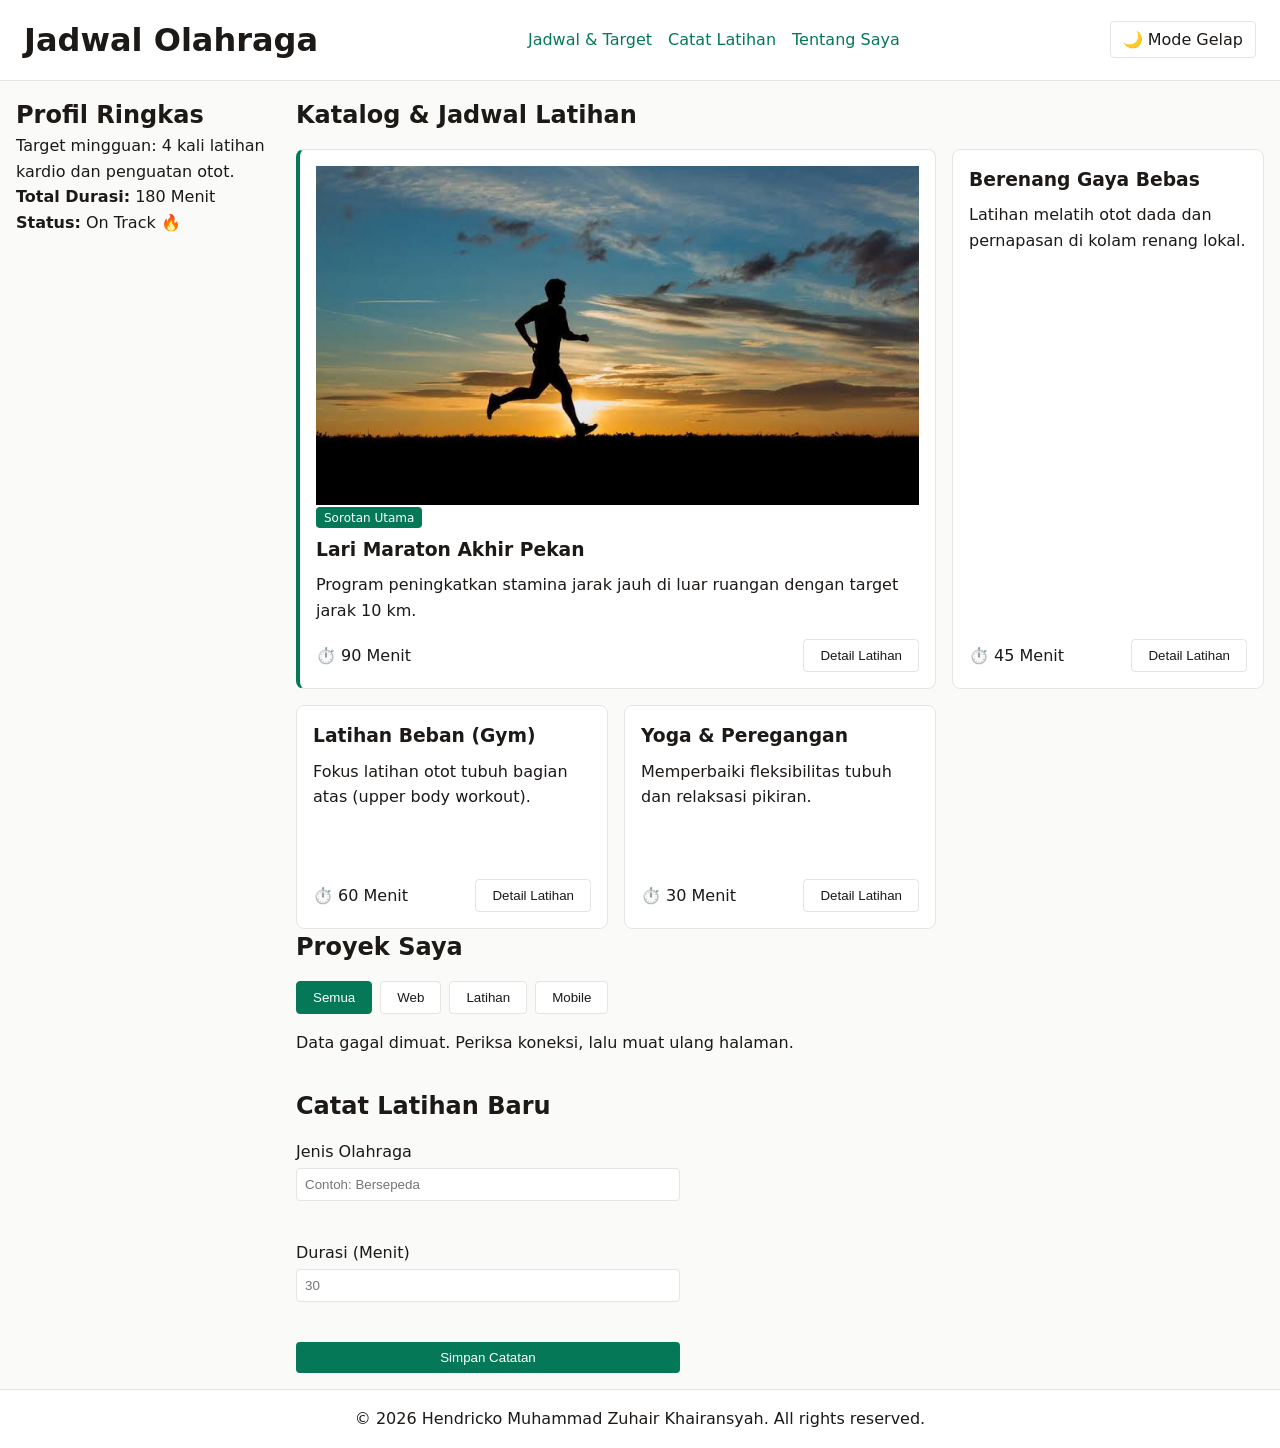
<file: worksheet-p10/profil.html>
<!DOCTYPE html>
<html lang="id">
<head>
  <meta charset="UTF-8">
  <meta name="viewport" content="width=device-width, initial-scale=1.0">
  <title>Jadwal dan Target Olahraga Saya</title>
  
  <link rel="icon" href="data:,">
  <link rel="stylesheet" href="tokens.css">
  <link rel="stylesheet" href="base.css">
  <link rel="stylesheet" href="layout.css">
  <link rel="stylesheet" href="komponen.css">
  <link rel="stylesheet" href="tema.css">
  <link rel="stylesheet" href="responsif.css">
</head>
<body>
  <!-- Pembungkus Utama Grid Halaman -->
  <div class="page">
    
    <!-- Navbar (Flexbox) -->
    <header class="navbar">
      <div class="navbar__brand">
        <h1>Jadwal Olahraga</h1>
      </div>
      <nav aria-label="Navigasi Utama">
        <ul class="navbar__menu">
          <li><a href="#jadwal">Jadwal & Target</a></li>
          <li><a href="#catat">Catat Latihan</a></li>
          <li><a href="#tentang">Tentang Saya</a></li>
        </ul>
      </nav>
      <div class="navbar__tema">
        <input type="checkbox" id="tema" class="pengalih-tema">
        <label for="tema" class="tombol-tema">🌙 Mode Gelap</label>
      </div>
    </header>

    <!-- Area Isi Halaman (Grid 2 Kolom) -->
    <div class="isi">
      <!-- Sidebar Samping -->
      <aside class="sisi">
        <h2>Profil Ringkas</h2>
        <p>Target mingguan: 4 kali latihan kardio dan penguatan otot.</p>
        <div class="statistik-ringkas">
          <p><strong>Total Durasi:</strong> 180 Menit</p>
          <p><strong>Status:</strong> On Track 🔥</p>
        </div>
      </aside>

      <!-- Konten Utama -->
      <main class="utama">
        <section id="jadwal">
          <h2>Katalog & Jadwal Latihan</h2>
          
          <!-- Galeri Kartu Adaptif (Grid auto-fit) -->
          <div class="galeri">
            
            <!-- Kartu Sorotan (Span 2) -->
            <article class="kartu sorotan">
              <img src="../images.jpg" alt="Ilustrasi orang berlari maraton">
              <div class="kartu__isi">
                <span class="lencana">Sorotan Utama</span>
                <h3 class="kartu__judul">Lari Maraton Akhir Pekan</h3>
                <p>Program peningkatkan stamina jarak jauh di luar ruangan dengan target jarak 10 km.</p>
              </div>
              <div class="kartu__kaki">
                <span>⏱️ 90 Menit</span>
                <button type="button" class="tombol">Detail Latihan</button>
              </div>
            </article>

            <!-- Kartu Biasa 1 -->
            <article class="kartu">
              <div class="kartu__isi">
                <h3 class="kartu__judul">Berenang Gaya Bebas</h3>
                <p>Latihan melatih otot dada dan pernapasan di kolam renang lokal.</p>
              </div>
              <div class="kartu__kaki">
                <span>⏱️ 45 Menit</span>
                <button type="button" class="tombol">Detail Latihan</button>
              </div>
            </article>

            <!-- Kartu Biasa 2 -->
            <article class="kartu">
              <div class="kartu__isi">
                <h3 class="kartu__judul">Latihan Beban (Gym)</h3>
                <p>Fokus latihan otot tubuh bagian atas (upper body workout).</p>
              </div>
              <div class="kartu__kaki">
                <span>⏱️ 60 Menit</span>
                <button type="button" class="tombol">Detail Latihan</button>
              </div>
            </article>

            <!-- Kartu Biasa 3 -->
            <article class="kartu">
              <div class="kartu__isi">
                <h3 class="kartu__judul">Yoga & Peregangan</h3>
                <p>Memperbaiki fleksibilitas tubuh dan relaksasi pikiran.</p>
              </div>
              <div class="kartu__kaki">
                <span>⏱️ 30 Menit</span>
                <button type="button" class="tombol">Detail Latihan</button>
              </div>
            </article>

          </div>
        </section>

                <!-- Daftar Proyek (diisi oleh JavaScript) -->
        <section id="proyek">
          <h2>Proyek Saya</h2>
          <div id="filter">
          <button type="button" class="tombol" data-kategori="semua">Semua</button>
          <button type="button" class="tombol" data-kategori="web">Web</button>
          <button type="button" class="tombol" data-kategori="latihan">Latihan</button>
          <button type="button" class="tombol" data-kategori="mobile">Mobile</button>
          </div>
          <p id="muat" hidden>Memuat data...</p>
<ul id="daftar" class="galeri"></ul>
<p id="kosong" hidden>Belum ada proyek di kategori ini.</p>
        </section>

        <!-- Form Pencatatan Latihan -->
        <section id="catat" class="bagian-form">
          <h2>Catat Latihan Baru</h2>
          <form class="form-latihan" id="form-latihan" novalidate>
  <div class="form-grup">
    <label for="nama-latihan">Jenis Olahraga</label>
    <input type="text" id="nama-latihan" required placeholder="Contoh: Bersepeda" aria-describedby="galat-nama">
    <p class="galat" id="galat-nama"></p>
  </div>
  <div class="form-grup">
    <label for="durasi">Durasi (Menit)</label>
    <input type="number" id="durasi" min="5" required placeholder="30" aria-describedby="galat-durasi">
    <p class="galat" id="galat-durasi"></p>
  </div>
  <button type="submit" class="tombol tombol--utama" id="tombol-simpan">Simpan Catatan</button>
</form>
        </section>
      </main>
    </div>

    <!-- Kaki Halaman (Footer) -->
    <footer>
      <p>&copy; 2026 Hendricko Muhammad Zuhair Khairansyah. All rights reserved.</p>
    </footer>

  </div>
  <script type="module" src="js/api.js"></script>
  <script type="module" src="js/app.js"></script>
  <script type="module" src="js/dom.js"></script>
</body>
</html>
</file>
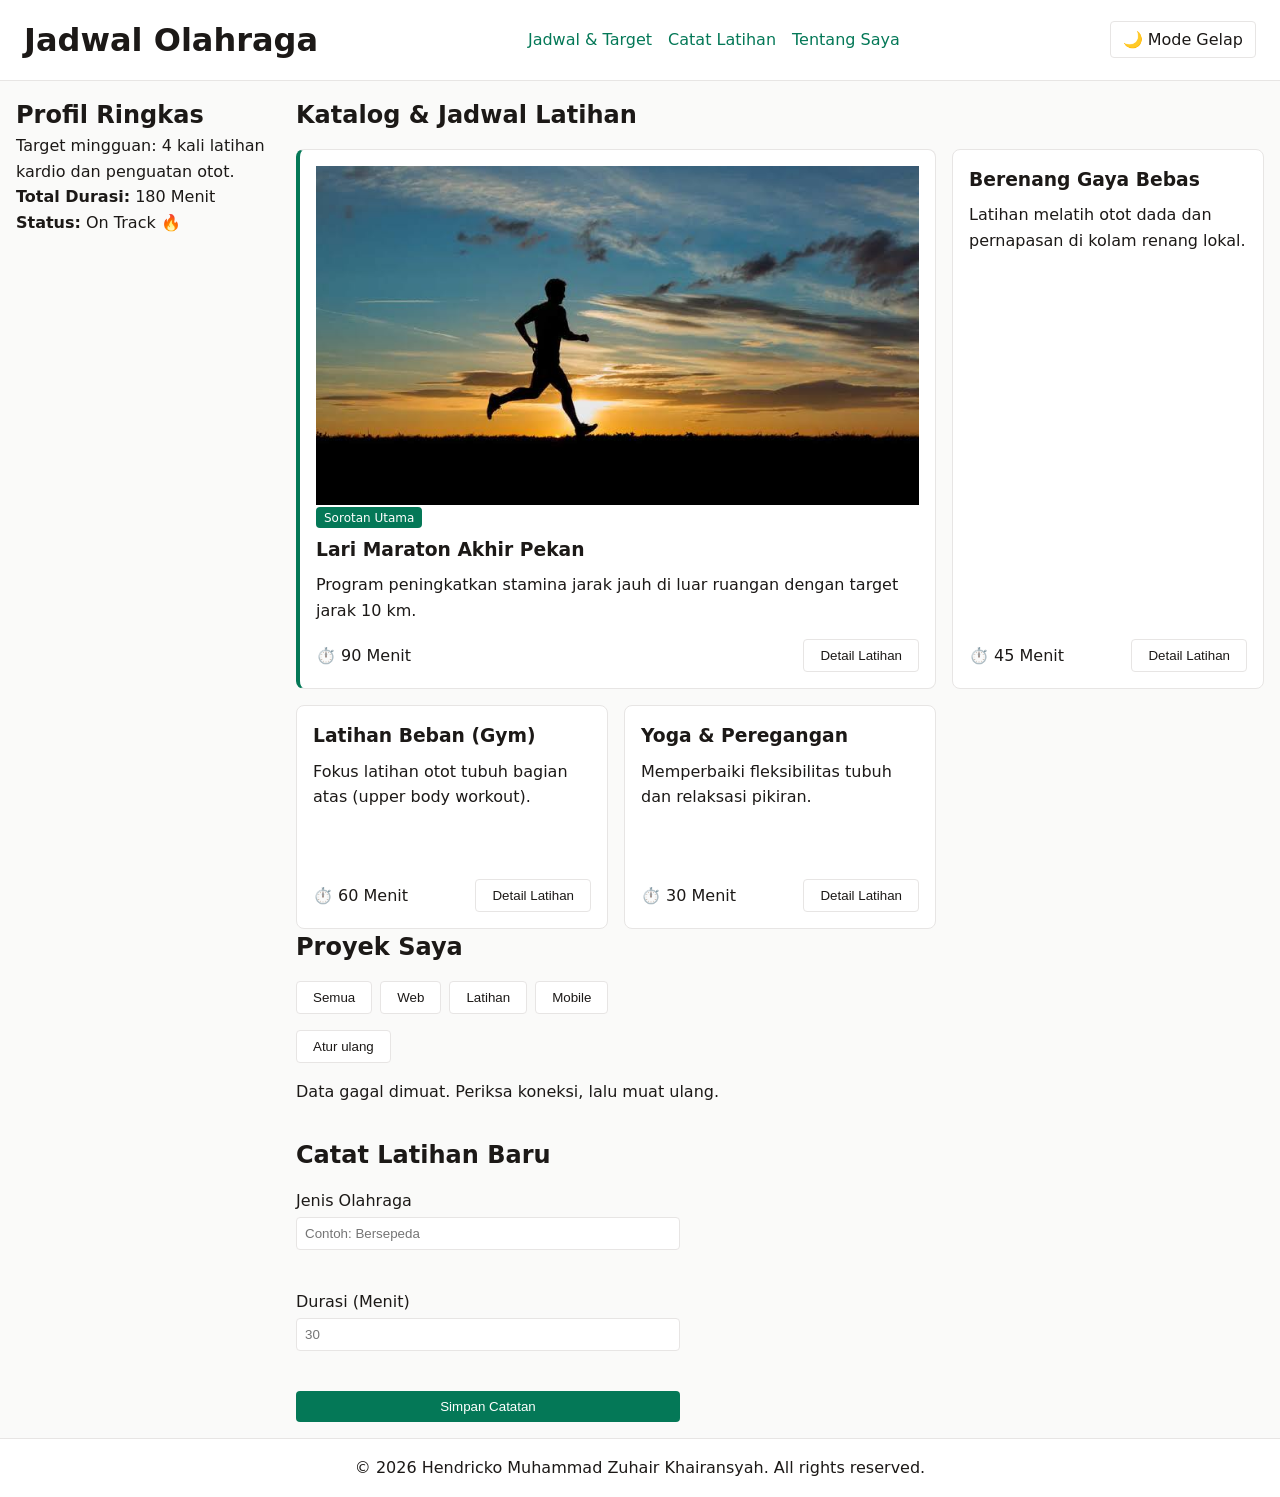
<file: worksheet-p11/profil.html>
<!DOCTYPE html>
<html lang="id">
<head>
  <meta charset="UTF-8">
  <meta name="viewport" content="width=device-width, initial-scale=1.0">
  <title>Jadwal dan Target Olahraga Saya</title>
  
  <link rel="icon" href="data:,">
  <link rel="stylesheet" href="tokens.css">
  <link rel="stylesheet" href="base.css">
  <link rel="stylesheet" href="layout.css">
  <link rel="stylesheet" href="komponen.css">
  <link rel="stylesheet" href="tema.css">
  <link rel="stylesheet" href="responsif.css">
</head>
<body>
  <!-- Pembungkus Utama Grid Halaman -->
  <div class="page">
    
    <!-- Navbar (Flexbox) -->
    <header class="navbar">
      <div class="navbar__brand">
        <h1>Jadwal Olahraga</h1>
      </div>
      <nav aria-label="Navigasi Utama">
        <ul class="navbar__menu">
          <li><a href="#jadwal">Jadwal & Target</a></li>
          <li><a href="#catat">Catat Latihan</a></li>
          <li><a href="#tentang">Tentang Saya</a></li>
        </ul>
      </nav>
      <div class="navbar__tema">
        <input type="checkbox" id="tema" class="pengalih-tema">
        <label for="tema" class="tombol-tema">🌙 Mode Gelap</label>
      </div>
    </header>

    <!-- Area Isi Halaman (Grid 2 Kolom) -->
    <div class="isi">
      <!-- Sidebar Samping -->
      <aside class="sisi">
        <h2>Profil Ringkas</h2>
        <p>Target mingguan: 4 kali latihan kardio dan penguatan otot.</p>
        <div class="statistik-ringkas">
          <p><strong>Total Durasi:</strong> 180 Menit</p>
          <p><strong>Status:</strong> On Track 🔥</p>
        </div>
      </aside>

      <!-- Konten Utama -->
      <main class="utama">
        <section id="jadwal">
          <h2>Katalog & Jadwal Latihan</h2>
          
          <!-- Galeri Kartu Adaptif (Grid auto-fit) -->
          <div class="galeri">
            
            <!-- Kartu Sorotan (Span 2) -->
            <article class="kartu sorotan">
              <img src="../images.jpg" alt="Ilustrasi orang berlari maraton">
              <div class="kartu__isi">
                <span class="lencana">Sorotan Utama</span>
                <h3 class="kartu__judul">Lari Maraton Akhir Pekan</h3>
                <p>Program peningkatkan stamina jarak jauh di luar ruangan dengan target jarak 10 km.</p>
              </div>
              <div class="kartu__kaki">
                <span>⏱️ 90 Menit</span>
                <button type="button" class="tombol">Detail Latihan</button>
              </div>
            </article>

            <!-- Kartu Biasa 1 -->
            <article class="kartu">
              <div class="kartu__isi">
                <h3 class="kartu__judul">Berenang Gaya Bebas</h3>
                <p>Latihan melatih otot dada dan pernapasan di kolam renang lokal.</p>
              </div>
              <div class="kartu__kaki">
                <span>⏱️ 45 Menit</span>
                <button type="button" class="tombol">Detail Latihan</button>
              </div>
            </article>

            <!-- Kartu Biasa 2 -->
            <article class="kartu">
              <div class="kartu__isi">
                <h3 class="kartu__judul">Latihan Beban (Gym)</h3>
                <p>Fokus latihan otot tubuh bagian atas (upper body workout).</p>
              </div>
              <div class="kartu__kaki">
                <span>⏱️ 60 Menit</span>
                <button type="button" class="tombol">Detail Latihan</button>
              </div>
            </article>

            <!-- Kartu Biasa 3 -->
            <article class="kartu">
              <div class="kartu__isi">
                <h3 class="kartu__judul">Yoga & Peregangan</h3>
                <p>Memperbaiki fleksibilitas tubuh dan relaksasi pikiran.</p>
              </div>
              <div class="kartu__kaki">
                <span>⏱️ 30 Menit</span>
                <button type="button" class="tombol">Detail Latihan</button>
              </div>
            </article>

          </div>
        </section>

                <!-- Daftar Proyek (diisi oleh JavaScript) -->
        <section id="proyek">
          <h2>Proyek Saya</h2>
          <div id="filter">
          <button type="button" class="tombol" data-kategori="semua">Semua</button>
          <button type="button" class="tombol" data-kategori="web">Web</button>
          <button type="button" class="tombol" data-kategori="latihan">Latihan</button>
          <button type="button" class="tombol" data-kategori="mobile">Mobile</button>
          </div>
          <button type="button" class="tombol" id="atur-ulang">Atur ulang</button>
          <p id="muat" hidden>Memuat data...</p>
<ul id="daftar" class="galeri"></ul>
<p id="kosong" hidden>Belum ada proyek di kategori ini.</p>
        </section>

        <!-- Form Pencatatan Latihan -->
        <section id="catat" class="bagian-form">
          <h2>Catat Latihan Baru</h2>
          <form class="form-latihan" id="form-latihan" novalidate>
  <div class="form-grup">
    <label for="nama-latihan">Jenis Olahraga</label>
    <input type="text" id="nama-latihan" required placeholder="Contoh: Bersepeda" aria-describedby="galat-nama">
    <p class="galat" id="galat-nama"></p>
  </div>
  <div class="form-grup">
    <label for="durasi">Durasi (Menit)</label>
    <input type="number" id="durasi" min="5" required placeholder="30" aria-describedby="galat-durasi">
    <p class="galat" id="galat-durasi"></p>
  </div>
  <button type="submit" class="tombol tombol--utama" id="tombol-simpan">Simpan Catatan</button>
</form>
        </section>
      </main>
    </div>

    <!-- Kaki Halaman (Footer) -->
    <footer id="tentang">
      <p>&copy; 2026 Hendricko Muhammad Zuhair Khairansyah. All rights reserved.</p>
    </footer>

  </div>
 <script type="module" src="js/app.js"></script>
</body>
</html>
</file>
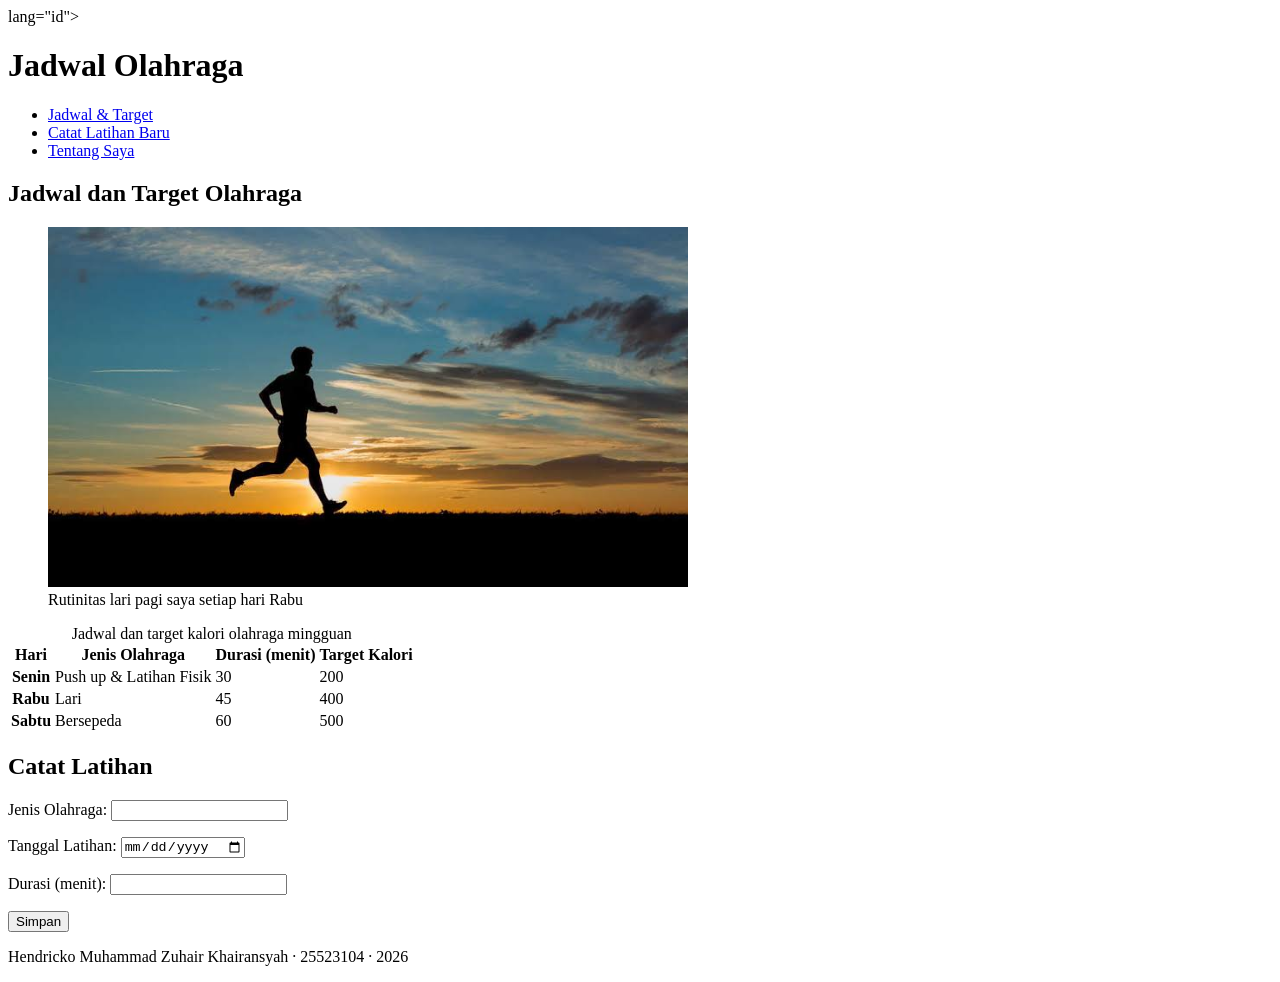
<file: worksheet-p3/profil.html>
<!DOCTYPE html>
<!--
  KERANGKA AWAL — Halaman Profil Saya
  PABW 2026/2027 · Pertemuan 3

  Cara pakai:
  1. Salin berkas ini, ganti nama menjadi profil.html
  2. Ganti setiap tulisan TODO dengan isi milik Anda SENDIRI
  3. Simpan, lalu buka di peramban (F5 untuk memuat ulang)
  4. Kerjakan berurutan mengikuti Lembar B, C, D, dan E pada worksheet

  Jangan menghapus komentar TODO sebelum bagian itu Anda kerjakan —
  komentar itu adalah daftar periksa Anda sendiri.
-->
<html> lang="id">

<head>
  <meta charset="utf-8">
  <meta name="viewport" content="width=device-width, initial-scale=1.0">
  <title>Jadwal Olahraga</title>
</head>
<body>

  <header>
    <h1>Jadwal Olahraga</h1>
    <nav aria-label="Navigasi utama">
      <ul>
        <li><a href="#jadwal-target">Jadwal & Target</a></li>
        <li><a href="#catat-latihan">Catat Latihan Baru</a></li>
        <li><a href="#tentang-saya">Tentang Saya</a></li>
      </ul>
    </nav>
  </header>

  <main>
    <section id="jadwal-target">
      <h2>Jadwal dan Target Olahraga</h2>
      
      
      <figure>
        <img src="../images.jpg" 
             alt="Seseorang sedang berlari santai di taman pada pagi hari" 
             width="640" height="360" loading="lazy">
        <figcaption>Rutinitas lari pagi saya setiap hari Rabu</figcaption>
      </figure>

      
      <table>
        <caption>Jadwal dan target kalori olahraga mingguan</caption>
        <thead>
          <tr>
            <th scope="col">Hari</th>
            <th scope="col">Jenis Olahraga</th>
            <th scope="col">Durasi (menit)</th>
            <th scope="col">Target Kalori</th>
          </tr>
        </thead>
        <tbody>
          <tr>
            <th scope="row">Senin</th>
            <td>Push up & Latihan Fisik</td>
            <td>30</td>
            <td>200</td>
          </tr>
          <tr>
            <th scope="row">Rabu</th>
            <td>Lari</td>
            <td>45</td>
            <td>400</td>
          </tr>
          <tr>
            <th scope="row">Sabtu</th>
            <td>Bersepeda</td>
            <td>60</td>
            <td>500</td>
          </tr>
        </tbody>
      </table>
    </section>

    <section id="catat-latihan">
      <h2>Catat Latihan</h2>
      
     
      <form action="/simpan" method="post">
        <p>
          <label for="jenis-olahraga">Jenis Olahraga:</label>
          <input type="text" id="jenis-olahraga" name="jenis-olahraga" required>
        </p>
        <p>
          <label for="tanggal-latihan">Tanggal Latihan:</label>
          <input type="date" id="tanggal-latihan" name="tanggal-latihan" required>
        </p>
        <p>
          <label for="durasi-menit">Durasi (menit):</label>
          <input type="number" id="durasi-menit" name="durasi-menit" min="1" required>
        </p>
        <button type="submit">Simpan</button>
      </form>
    </section>
  </main>

  <footer id="tentang-saya">
    <p>Hendricko Muhammad Zuhair Khairansyah · 25523104 · 2026</p>
  </footer>

</body>
</html>
</file>
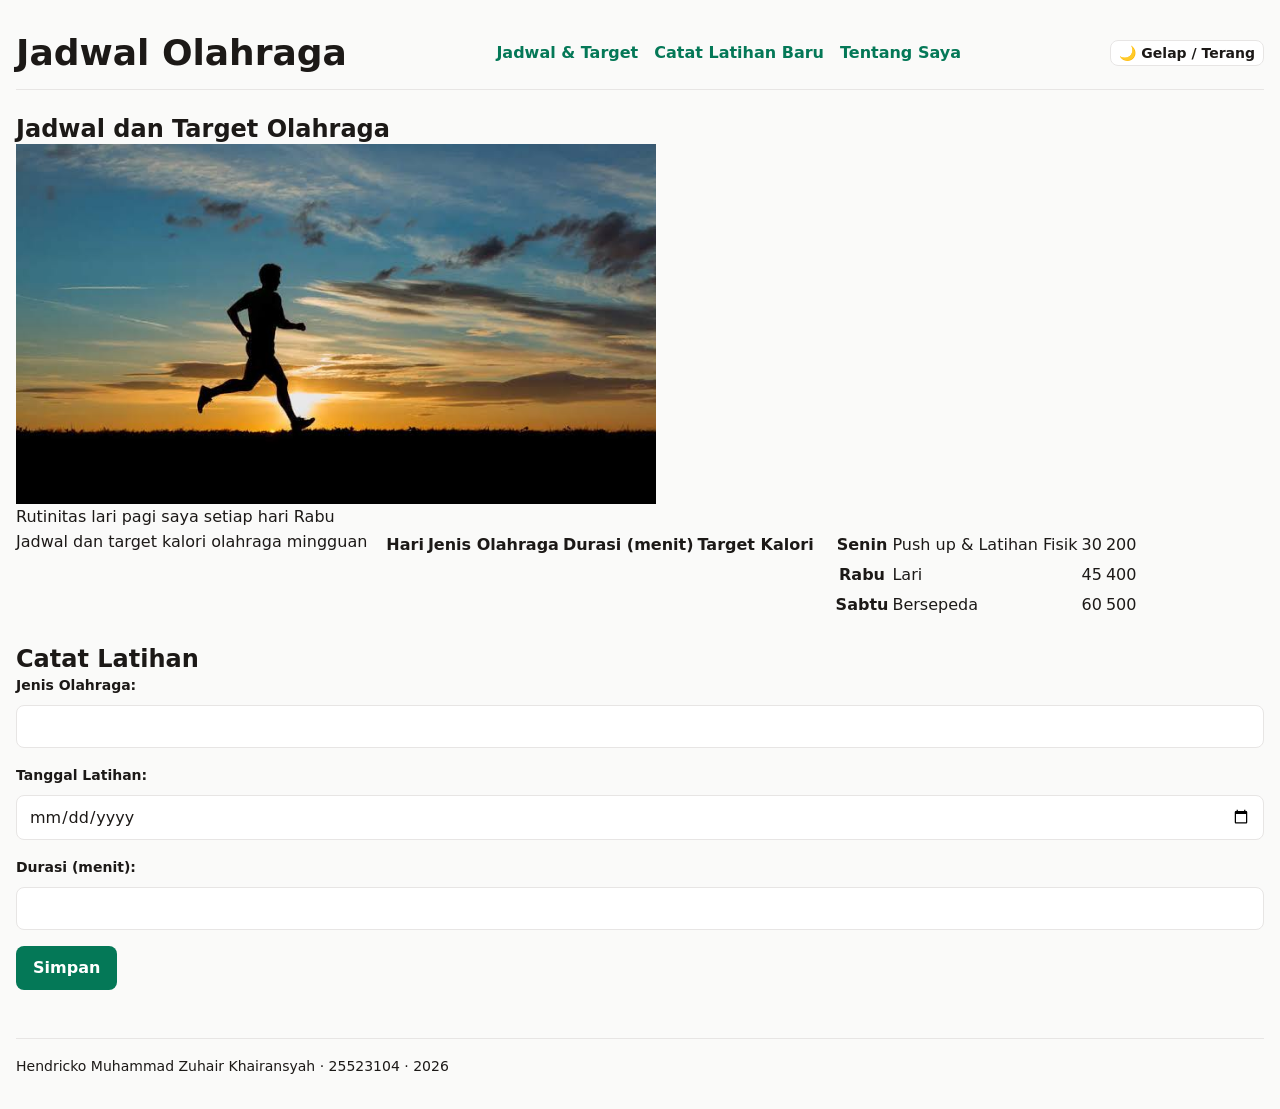
<file: worksheet-p4/profil.html>
<!DOCTYPE html>
<!--
  KERANGKA AWAL — Halaman Profil Saya
  PABW 2026/2027 · Pertemuan 3

  Cara pakai:
  1. Salin berkas ini, ganti nama menjadi profil.html
  2. Ganti setiap tulisan TODO dengan isi milik Anda SENDIRI
  3. Simpan, lalu buka di peramban (F5 untuk memuat ulang)
  4. Kerjakan berurutan mengikuti Lembar B, C, D, dan E pada worksheet

  Jangan menghapus komentar TODO sebelum bagian itu Anda kerjakan —
  komentar itu adalah daftar periksa Anda sendiri.
-->
<html lang="id">

<head>
  <meta charset="utf-8">
  <meta name="viewport" content="width=device-width, initial-scale=1.0">
  <title>Jadwal Olahraga</title>

  <!-- Urutan pemuatan berkas gaya (CSS) -->
  <link rel="stylesheet" href="tokens.css">
  <link rel="stylesheet" href="base.css">
  <link rel="stylesheet" href="layout.css">
  <link rel="stylesheet" href="komponen.css">
  <link rel="stylesheet" href="tema.css">
</head>
<body>

  <header>
    <div class="header-baris">
      <h1>Jadwal Olahraga</h1>
      
      <nav aria-label="Navigasi utama">
        <ul>
          <li><a href="#jadwal-target">Jadwal & Target</a></li>
          <li><a href="#catat-latihan">Catat Latihan Baru</a></li>
          <li><a href="#tentang-saya">Tentang Saya</a></li>
        </ul>
      </nav>

      <!-- F.2 Tombol pengalih tema tanpa JavaScript -->
      <div>
  <input type="checkbox" id="tema" class="pengalih-tema">
  <label for="tema" class="tombol-tema">🌙 Gelap / Terang</label>
</div>
    </div>
  </header>
  <main>
    <section id="jadwal-target">
      <h2>Jadwal dan Target Olahraga</h2>
      
      
      <figure>
        <img src="../images.jpg" 
             alt="Seseorang sedang berlari santai di taman pada pagi hari" 
             width="640" height="360" loading="lazy">
        <figcaption>Rutinitas lari pagi saya setiap hari Rabu</figcaption>
      </figure>

      
      <table class="katalog">
        <caption>Jadwal dan target kalori olahraga mingguan</caption>
        <thead>
          <tr>
            <th scope="col">Hari</th>
            <th scope="col">Jenis Olahraga</th>
            <th scope="col">Durasi (menit)</th>
            <th scope="col">Target Kalori</th>
          </tr>
        </thead>
        <tbody>
          <tr>
            <th scope="row">Senin</th>
            <td>Push up & Latihan Fisik</td>
            <td>30</td>
            <td>200</td>
          </tr>
          <tr>
            <th scope="row">Rabu</th>
            <td>Lari</td>
            <td>45</td>
            <td>400</td>
          </tr>
          <tr>
            <th scope="row">Sabtu</th>
            <td>Bersepeda</td>
            <td>60</td>
            <td>500</td>
          </tr>
        </tbody>
      </table>
    </section>

    <section id="catat-latihan">
      <h2>Catat Latihan</h2>
      
     
     <form action="/simpan" method="post">
        
        <div class="form-kolom">
          <label for="jenis-olahraga">Jenis Olahraga:</label>
          <input type="text" id="jenis-olahraga" name="jenis-olahraga" required>
          <span class="pesan-galat">Jenis olahraga wajib diisi.</span>
        </div>
        
        <div class="form-kolom">
          <label for="tanggal-latihan">Tanggal Latihan:</label>
          <input type="date" id="tanggal-latihan" name="tanggal-latihan" required>
          <span class="pesan-galat">Tanggal latihan wajib diisi.</span>
        </div>
        
        <div class="form-kolom">
          <label for="durasi-menit">Durasi (menit):</label>
          <input type="number" id="durasi-menit" name="durasi-menit" min="1" required>
          <span class="pesan-galat">Durasi minimal 1 menit.</span>
        </div>
        
        <button type="submit">Simpan</button>
      </form>
    </section>
  </main>

  <footer id="tentang-saya">
    <p>Hendricko Muhammad Zuhair Khairansyah · 25523104 · 2026</p>
  </footer>

</body>
</html>
</file>
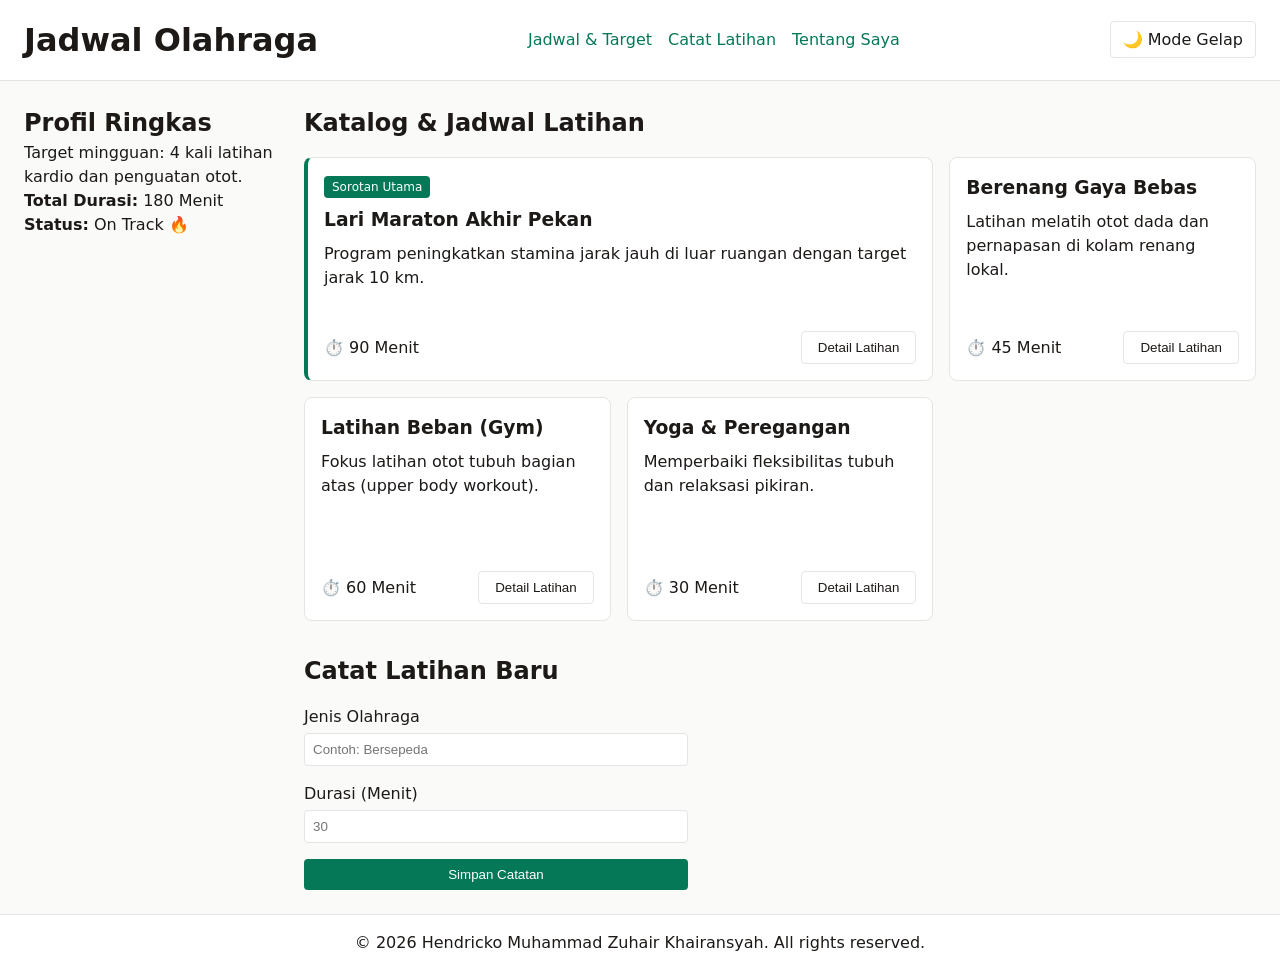
<file: worksheet-p5/profil.html>
<!DOCTYPE html>
<html lang="id">
<head>
  <meta charset="UTF-8">
  <meta name="viewport" content="width=device-width, initial-scale=1.0">
  <title>Jadwal dan Target Olahraga Saya</title>
  
  <!-- Muat 5 Berkas CSS Berurutan -->
  <link rel="stylesheet" href="tokens.css">
  <link rel="stylesheet" href="base.css">
  <link rel="stylesheet" href="layout.css">
  <link rel="stylesheet" href="komponen.css">
  <link rel="stylesheet" href="tema.css">
</head>
<body>
  <!-- Pembungkus Utama Grid Halaman -->
  <div class="page">
    
    <!-- Navbar (Flexbox) -->
    <header class="navbar">
      <div class="navbar__brand">
        <h1>Jadwal Olahraga</h1>
      </div>
      <nav aria-label="Navigasi Utama">
        <ul class="navbar__menu">
          <li><a href="#jadwal">Jadwal & Target</a></li>
          <li><a href="#catat">Catat Latihan</a></li>
          <li><a href="#tentang">Tentang Saya</a></li>
        </ul>
      </nav>
      <div class="navbar__tema">
        <input type="checkbox" id="tema" class="pengalih-tema">
        <label for="tema" class="tombol-tema">🌙 Mode Gelap</label>
      </div>
    </header>

    <!-- Area Isi Halaman (Grid 2 Kolom) -->
    <div class="isi">
      <!-- Sidebar Samping -->
      <aside class="sisi">
        <h2>Profil Ringkas</h2>
        <p>Target mingguan: 4 kali latihan kardio dan penguatan otot.</p>
        <div class="statistik-ringkas">
          <p><strong>Total Durasi:</strong> 180 Menit</p>
          <p><strong>Status:</strong> On Track 🔥</p>
        </div>
      </aside>

      <!-- Konten Utama -->
      <main class="utama">
        <section id="jadwal">
          <h2>Katalog & Jadwal Latihan</h2>
          
          <!-- Galeri Kartu Adaptif (Grid auto-fit) -->
          <div class="galeri">
            
            <!-- Kartu Sorotan (Span 2) -->
            <article class="kartu sorotan">
              <div class="kartu__isi">
                <span class="lencana">Sorotan Utama</span>
                <h3 class="kartu__judul">Lari Maraton Akhir Pekan</h3>
                <p>Program peningkatkan stamina jarak jauh di luar ruangan dengan target jarak 10 km.</p>
              </div>
              <div class="kartu__kaki">
                <span>⏱️ 90 Menit</span>
                <button type="button" class="tombol">Detail Latihan</button>
              </div>
            </article>

            <!-- Kartu Biasa 1 -->
            <article class="kartu">
              <div class="kartu__isi">
                <h3 class="kartu__judul">Berenang Gaya Bebas</h3>
                <p>Latihan melatih otot dada dan pernapasan di kolam renang lokal.</p>
              </div>
              <div class="kartu__kaki">
                <span>⏱️ 45 Menit</span>
                <button type="button" class="tombol">Detail Latihan</button>
              </div>
            </article>

            <!-- Kartu Biasa 2 -->
            <article class="kartu">
              <div class="kartu__isi">
                <h3 class="kartu__judul">Latihan Beban (Gym)</h3>
                <p>Fokus latihan otot tubuh bagian atas (upper body workout).</p>
              </div>
              <div class="kartu__kaki">
                <span>⏱️ 60 Menit</span>
                <button type="button" class="tombol">Detail Latihan</button>
              </div>
            </article>

            <!-- Kartu Biasa 3 -->
            <article class="kartu">
              <div class="kartu__isi">
                <h3 class="kartu__judul">Yoga & Peregangan</h3>
                <p>Memperbaiki fleksibilitas tubuh dan relaksasi pikiran.</p>
              </div>
              <div class="kartu__kaki">
                <span>⏱️ 30 Menit</span>
                <button type="button" class="tombol">Detail Latihan</button>
              </div>
            </article>

          </div>
        </section>

        <!-- Form Pencatatan Latihan -->
        <section id="catat" class="bagian-form">
          <h2>Catat Latihan Baru</h2>
          <form class="form-latihan">
            <div class="form-grup">
              <label for="nama-latihan">Jenis Olahraga</label>
              <input type="text" id="nama-latihan" required placeholder="Contoh: Bersepeda">
            </div>
            <div class="form-grup">
              <label for="durasi">Durasi (Menit)</label>
              <input type="number" id="durasi" min="5" required placeholder="30">
            </div>
            <button type="submit" class="tombol tombol--utama">Simpan Catatan</button>
          </form>
        </section>
      </main>
    </div>

    <!-- Kaki Halaman (Footer) -->
    <footer>
      <p>&copy; 2026 Hendricko Muhammad Zuhair Khairansyah. All rights reserved.</p>
    </footer>

  </div>
</body>
</html>
</file>
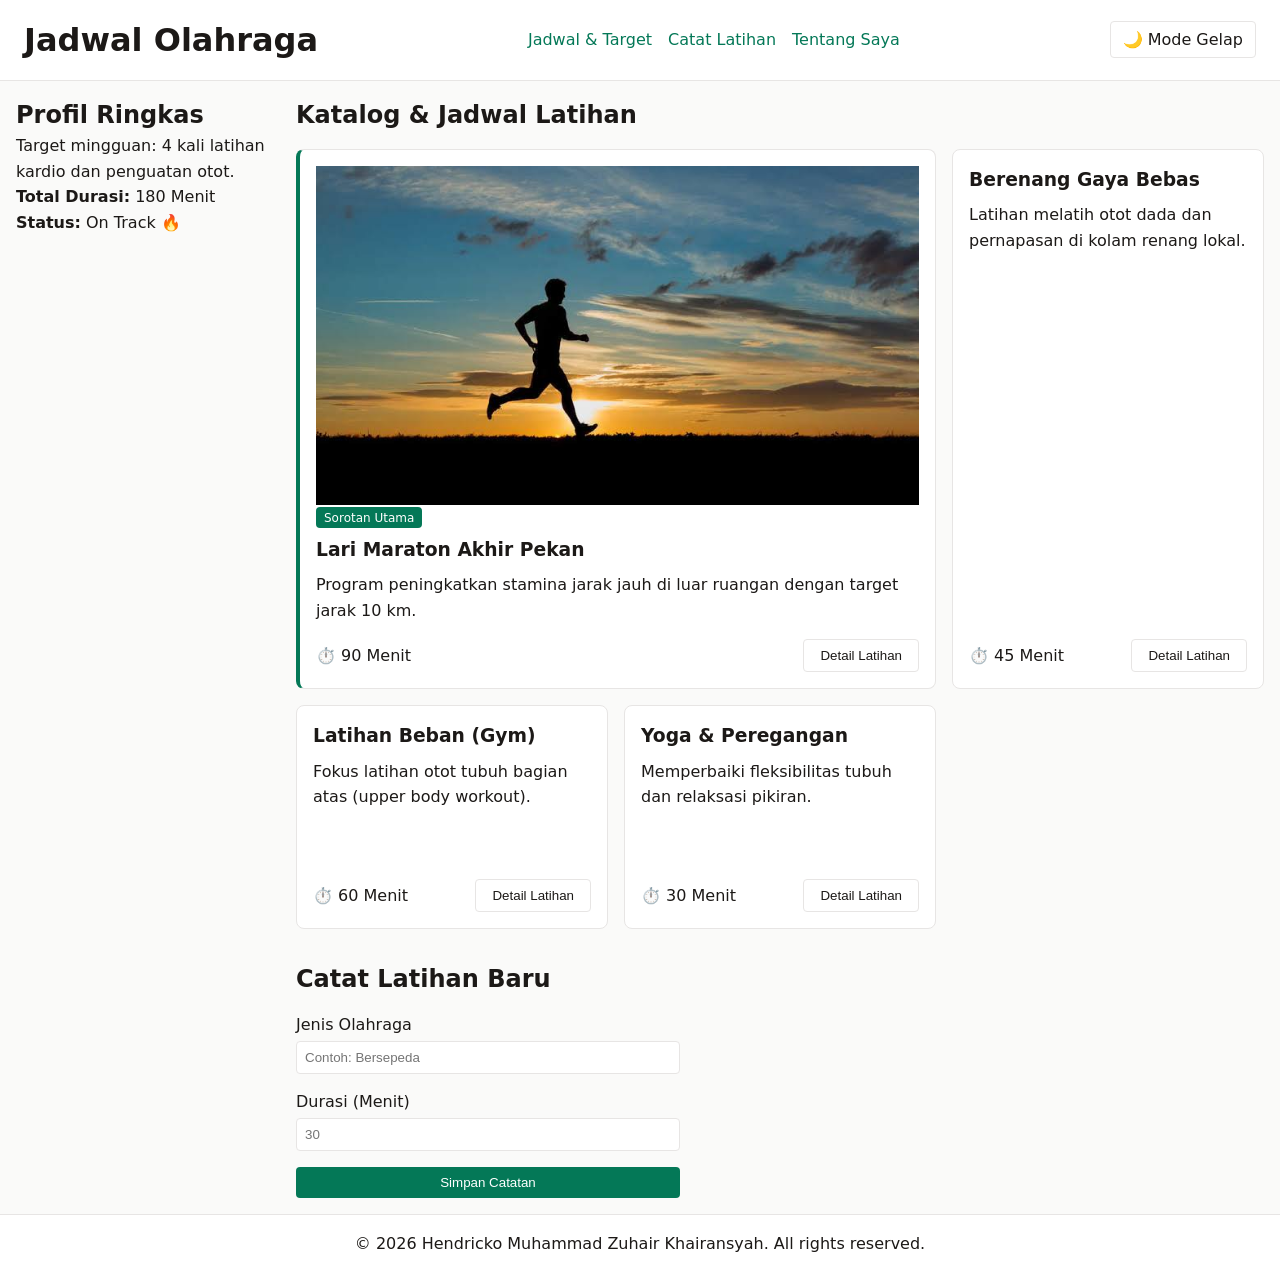
<file: worksheet-p6/profil.html>
<!DOCTYPE html>
<html lang="id">
<head>
  <meta charset="UTF-8">
  <meta name="viewport" content="width=device-width, initial-scale=1.0">
  <title>Jadwal dan Target Olahraga Saya</title>
  
  <!-- Muat 5 Berkas CSS Berurutan -->
  <link rel="stylesheet" href="tokens.css">
  <link rel="stylesheet" href="base.css">
  <link rel="stylesheet" href="layout.css">
  <link rel="stylesheet" href="komponen.css">
  <link rel="stylesheet" href="tema.css">
  <link rel="stylesheet" href="responsif.css">
</head>
<body>
  <!-- Pembungkus Utama Grid Halaman -->
  <div class="page">
    
    <!-- Navbar (Flexbox) -->
    <header class="navbar">
      <div class="navbar__brand">
        <h1>Jadwal Olahraga</h1>
      </div>
      <nav aria-label="Navigasi Utama">
        <ul class="navbar__menu">
          <li><a href="#jadwal">Jadwal & Target</a></li>
          <li><a href="#catat">Catat Latihan</a></li>
          <li><a href="#tentang">Tentang Saya</a></li>
        </ul>
      </nav>
      <div class="navbar__tema">
        <input type="checkbox" id="tema" class="pengalih-tema">
        <label for="tema" class="tombol-tema">🌙 Mode Gelap</label>
      </div>
    </header>

    <!-- Area Isi Halaman (Grid 2 Kolom) -->
    <div class="isi">
      <!-- Sidebar Samping -->
      <aside class="sisi">
        <h2>Profil Ringkas</h2>
        <p>Target mingguan: 4 kali latihan kardio dan penguatan otot.</p>
        <div class="statistik-ringkas">
          <p><strong>Total Durasi:</strong> 180 Menit</p>
          <p><strong>Status:</strong> On Track 🔥</p>
        </div>
      </aside>

      <!-- Konten Utama -->
      <main class="utama">
        <section id="jadwal">
          <h2>Katalog & Jadwal Latihan</h2>
          
          <!-- Galeri Kartu Adaptif (Grid auto-fit) -->
          <div class="galeri">
            
            <!-- Kartu Sorotan (Span 2) -->
            <article class="kartu sorotan">
              <img src="../images.jpg" alt="Ilustrasi orang berlari maraton">
              <div class="kartu__isi">
                <span class="lencana">Sorotan Utama</span>
                <h3 class="kartu__judul">Lari Maraton Akhir Pekan</h3>
                <p>Program peningkatkan stamina jarak jauh di luar ruangan dengan target jarak 10 km.</p>
              </div>
              <div class="kartu__kaki">
                <span>⏱️ 90 Menit</span>
                <button type="button" class="tombol">Detail Latihan</button>
              </div>
            </article>

            <!-- Kartu Biasa 1 -->
            <article class="kartu">
              <div class="kartu__isi">
                <h3 class="kartu__judul">Berenang Gaya Bebas</h3>
                <p>Latihan melatih otot dada dan pernapasan di kolam renang lokal.</p>
              </div>
              <div class="kartu__kaki">
                <span>⏱️ 45 Menit</span>
                <button type="button" class="tombol">Detail Latihan</button>
              </div>
            </article>

            <!-- Kartu Biasa 2 -->
            <article class="kartu">
              <div class="kartu__isi">
                <h3 class="kartu__judul">Latihan Beban (Gym)</h3>
                <p>Fokus latihan otot tubuh bagian atas (upper body workout).</p>
              </div>
              <div class="kartu__kaki">
                <span>⏱️ 60 Menit</span>
                <button type="button" class="tombol">Detail Latihan</button>
              </div>
            </article>

            <!-- Kartu Biasa 3 -->
            <article class="kartu">
              <div class="kartu__isi">
                <h3 class="kartu__judul">Yoga & Peregangan</h3>
                <p>Memperbaiki fleksibilitas tubuh dan relaksasi pikiran.</p>
              </div>
              <div class="kartu__kaki">
                <span>⏱️ 30 Menit</span>
                <button type="button" class="tombol">Detail Latihan</button>
              </div>
            </article>

          </div>
        </section>

        <!-- Form Pencatatan Latihan -->
        <section id="catat" class="bagian-form">
          <h2>Catat Latihan Baru</h2>
          <form class="form-latihan">
            <div class="form-grup">
              <label for="nama-latihan">Jenis Olahraga</label>
              <input type="text" id="nama-latihan" required placeholder="Contoh: Bersepeda">
            </div>
            <div class="form-grup">
              <label for="durasi">Durasi (Menit)</label>
              <input type="number" id="durasi" min="5" required placeholder="30">
            </div>
            <button type="submit" class="tombol tombol--utama">Simpan Catatan</button>
          </form>
        </section>
      </main>
    </div>

    <!-- Kaki Halaman (Footer) -->
    <footer>
      <p>&copy; 2026 Hendricko Muhammad Zuhair Khairansyah. All rights reserved.</p>
    </footer>

  </div>
</body>
</html>
</file>
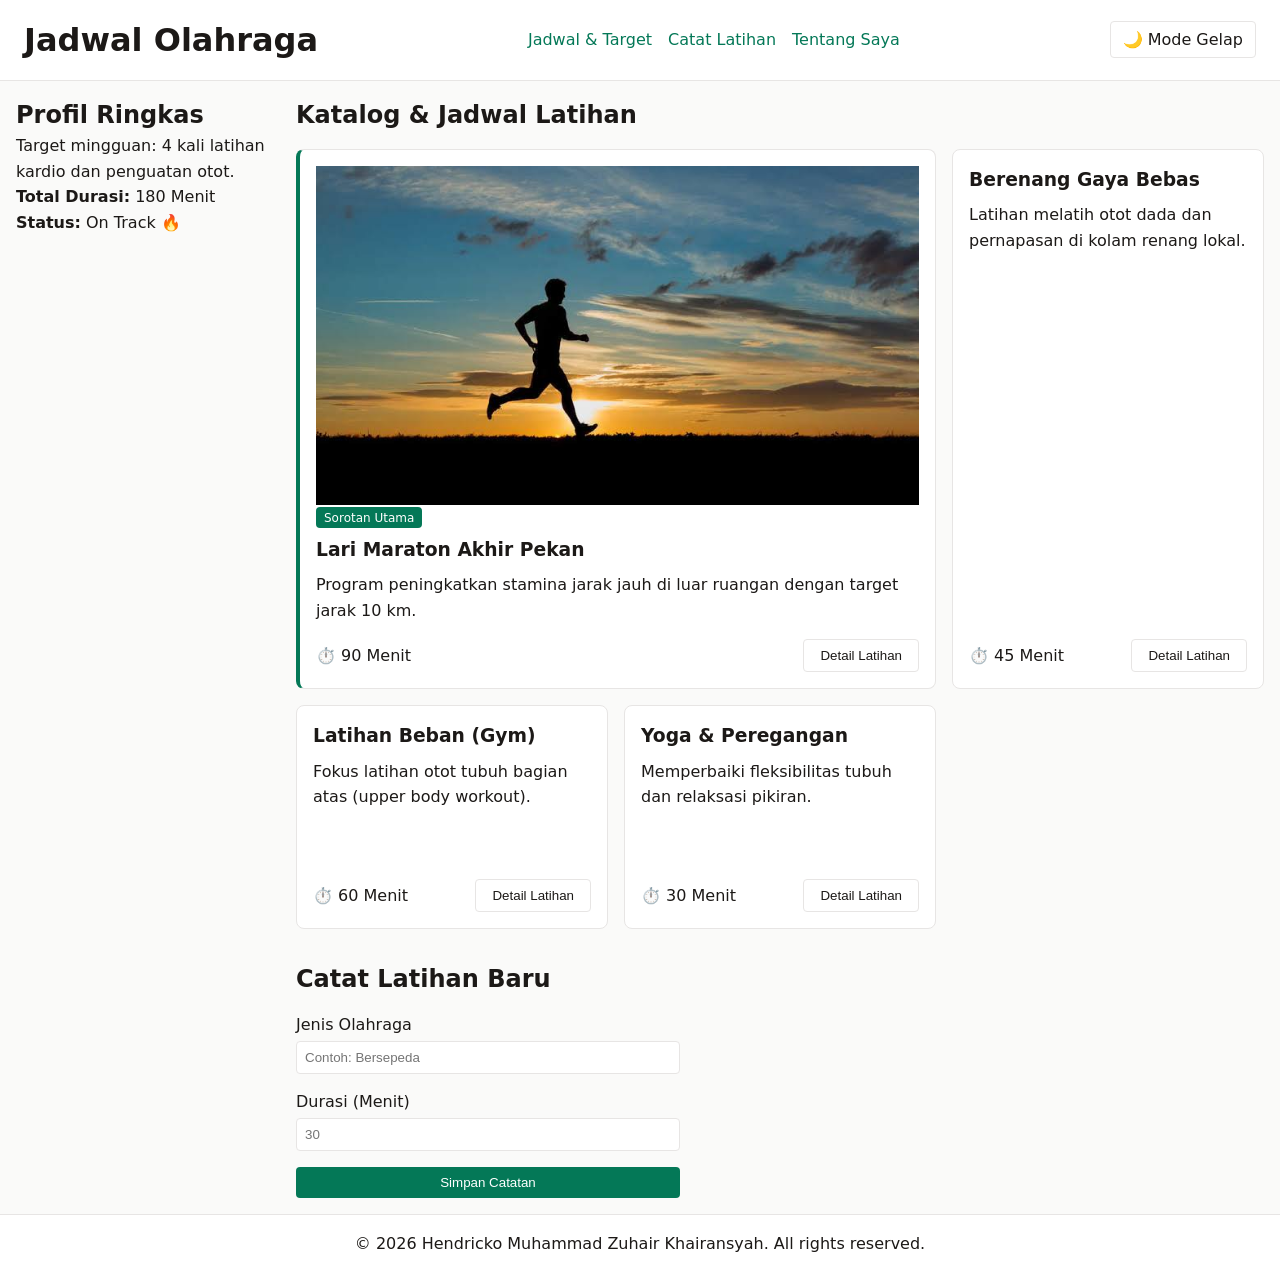
<file: worksheet-p8/profil.html>
<!DOCTYPE html>
<html lang="id">
<head>
  <meta charset="UTF-8">
  <meta name="viewport" content="width=device-width, initial-scale=1.0">
  <title>Jadwal dan Target Olahraga Saya</title>
  
  <!-- Muat 5 Berkas CSS Berurutan -->
  <link rel="icon" href="data:,">
  <link rel="stylesheet" href="tokens.css">
  <link rel="stylesheet" href="base.css">
  <link rel="stylesheet" href="layout.css">
  <link rel="stylesheet" href="komponen.css">
  <link rel="stylesheet" href="tema.css">
  <link rel="stylesheet" href="responsif.css">
</head>
<body>
  <!-- Pembungkus Utama Grid Halaman -->
  <div class="page">
    
    <!-- Navbar (Flexbox) -->
    <header class="navbar">
      <div class="navbar__brand">
        <h1>Jadwal Olahraga</h1>
      </div>
      <nav aria-label="Navigasi Utama">
        <ul class="navbar__menu">
          <li><a href="#jadwal">Jadwal & Target</a></li>
          <li><a href="#catat">Catat Latihan</a></li>
          <li><a href="#tentang">Tentang Saya</a></li>
        </ul>
      </nav>
      <div class="navbar__tema">
        <input type="checkbox" id="tema" class="pengalih-tema">
        <label for="tema" class="tombol-tema">🌙 Mode Gelap</label>
      </div>
    </header>

    <!-- Area Isi Halaman (Grid 2 Kolom) -->
    <div class="isi">
      <!-- Sidebar Samping -->
      <aside class="sisi">
        <h2>Profil Ringkas</h2>
        <p>Target mingguan: 4 kali latihan kardio dan penguatan otot.</p>
        <div class="statistik-ringkas">
          <p><strong>Total Durasi:</strong> 180 Menit</p>
          <p><strong>Status:</strong> On Track 🔥</p>
        </div>
      </aside>

      <!-- Konten Utama -->
      <main class="utama">
        <section id="jadwal">
          <h2>Katalog & Jadwal Latihan</h2>
          
          <!-- Galeri Kartu Adaptif (Grid auto-fit) -->
          <div class="galeri">
            
            <!-- Kartu Sorotan (Span 2) -->
            <article class="kartu sorotan">
              <img src="../images.jpg" alt="Ilustrasi orang berlari maraton">
              <div class="kartu__isi">
                <span class="lencana">Sorotan Utama</span>
                <h3 class="kartu__judul">Lari Maraton Akhir Pekan</h3>
                <p>Program peningkatkan stamina jarak jauh di luar ruangan dengan target jarak 10 km.</p>
              </div>
              <div class="kartu__kaki">
                <span>⏱️ 90 Menit</span>
                <button type="button" class="tombol">Detail Latihan</button>
              </div>
            </article>

            <!-- Kartu Biasa 1 -->
            <article class="kartu">
              <div class="kartu__isi">
                <h3 class="kartu__judul">Berenang Gaya Bebas</h3>
                <p>Latihan melatih otot dada dan pernapasan di kolam renang lokal.</p>
              </div>
              <div class="kartu__kaki">
                <span>⏱️ 45 Menit</span>
                <button type="button" class="tombol">Detail Latihan</button>
              </div>
            </article>

            <!-- Kartu Biasa 2 -->
            <article class="kartu">
              <div class="kartu__isi">
                <h3 class="kartu__judul">Latihan Beban (Gym)</h3>
                <p>Fokus latihan otot tubuh bagian atas (upper body workout).</p>
              </div>
              <div class="kartu__kaki">
                <span>⏱️ 60 Menit</span>
                <button type="button" class="tombol">Detail Latihan</button>
              </div>
            </article>

            <!-- Kartu Biasa 3 -->
            <article class="kartu">
              <div class="kartu__isi">
                <h3 class="kartu__judul">Yoga & Peregangan</h3>
                <p>Memperbaiki fleksibilitas tubuh dan relaksasi pikiran.</p>
              </div>
              <div class="kartu__kaki">
                <span>⏱️ 30 Menit</span>
                <button type="button" class="tombol">Detail Latihan</button>
              </div>
            </article>

          </div>
        </section>

        <!-- Form Pencatatan Latihan -->
        <section id="catat" class="bagian-form">
          <h2>Catat Latihan Baru</h2>
          <form class="form-latihan">
            <div class="form-grup">
              <label for="nama-latihan">Jenis Olahraga</label>
              <input type="text" id="nama-latihan" required placeholder="Contoh: Bersepeda">
            </div>
            <div class="form-grup">
              <label for="durasi">Durasi (Menit)</label>
              <input type="number" id="durasi" min="5" required placeholder="30">
            </div>
            <button type="submit" class="tombol tombol--utama">Simpan Catatan</button>
          </form>
        </section>
      </main>
    </div>

    <!-- Kaki Halaman (Footer) -->
    <footer>
      <p>&copy; 2026 Hendricko Muhammad Zuhair Khairansyah. All rights reserved.</p>
    </footer>

  </div>
  <script type="module" src="js/app.js"></script>
</body>
</html>
</file>
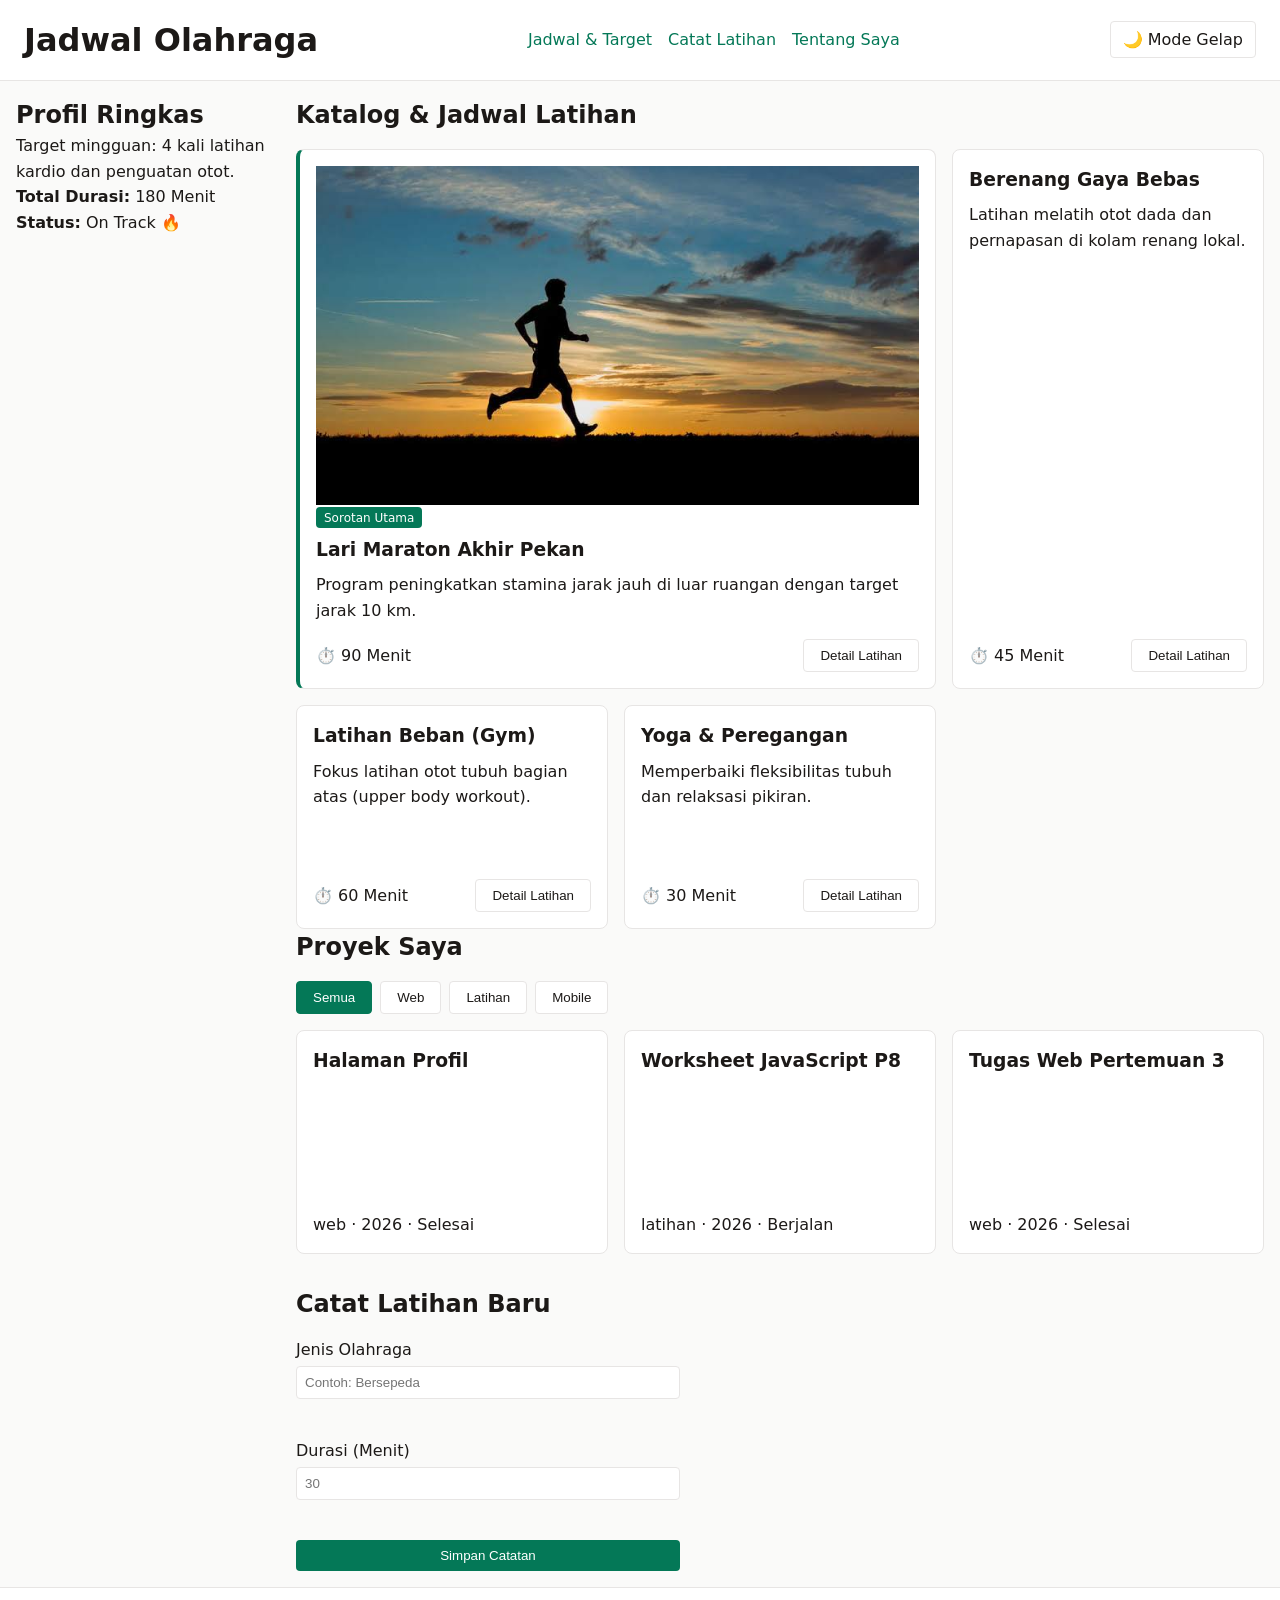
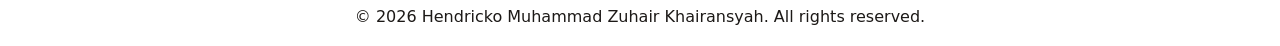
<file: worksheet-p9/profil.html>
<!DOCTYPE html>
<html lang="id">
<head>
  <meta charset="UTF-8">
  <meta name="viewport" content="width=device-width, initial-scale=1.0">
  <title>Jadwal dan Target Olahraga Saya</title>
  
  <link rel="icon" href="data:,">
  <link rel="stylesheet" href="tokens.css">
  <link rel="stylesheet" href="base.css">
  <link rel="stylesheet" href="layout.css">
  <link rel="stylesheet" href="komponen.css">
  <link rel="stylesheet" href="tema.css">
  <link rel="stylesheet" href="responsif.css">
</head>
<body>
  <!-- Pembungkus Utama Grid Halaman -->
  <div class="page">
    
    <!-- Navbar (Flexbox) -->
    <header class="navbar">
      <div class="navbar__brand">
        <h1>Jadwal Olahraga</h1>
      </div>
      <nav aria-label="Navigasi Utama">
        <ul class="navbar__menu">
          <li><a href="#jadwal">Jadwal & Target</a></li>
          <li><a href="#catat">Catat Latihan</a></li>
          <li><a href="#tentang">Tentang Saya</a></li>
        </ul>
      </nav>
      <div class="navbar__tema">
        <input type="checkbox" id="tema" class="pengalih-tema">
        <label for="tema" class="tombol-tema">🌙 Mode Gelap</label>
      </div>
    </header>

    <!-- Area Isi Halaman (Grid 2 Kolom) -->
    <div class="isi">
      <!-- Sidebar Samping -->
      <aside class="sisi">
        <h2>Profil Ringkas</h2>
        <p>Target mingguan: 4 kali latihan kardio dan penguatan otot.</p>
        <div class="statistik-ringkas">
          <p><strong>Total Durasi:</strong> 180 Menit</p>
          <p><strong>Status:</strong> On Track 🔥</p>
        </div>
      </aside>

      <!-- Konten Utama -->
      <main class="utama">
        <section id="jadwal">
          <h2>Katalog & Jadwal Latihan</h2>
          
          <!-- Galeri Kartu Adaptif (Grid auto-fit) -->
          <div class="galeri">
            
            <!-- Kartu Sorotan (Span 2) -->
            <article class="kartu sorotan">
              <img src="../images.jpg" alt="Ilustrasi orang berlari maraton">
              <div class="kartu__isi">
                <span class="lencana">Sorotan Utama</span>
                <h3 class="kartu__judul">Lari Maraton Akhir Pekan</h3>
                <p>Program peningkatkan stamina jarak jauh di luar ruangan dengan target jarak 10 km.</p>
              </div>
              <div class="kartu__kaki">
                <span>⏱️ 90 Menit</span>
                <button type="button" class="tombol">Detail Latihan</button>
              </div>
            </article>

            <!-- Kartu Biasa 1 -->
            <article class="kartu">
              <div class="kartu__isi">
                <h3 class="kartu__judul">Berenang Gaya Bebas</h3>
                <p>Latihan melatih otot dada dan pernapasan di kolam renang lokal.</p>
              </div>
              <div class="kartu__kaki">
                <span>⏱️ 45 Menit</span>
                <button type="button" class="tombol">Detail Latihan</button>
              </div>
            </article>

            <!-- Kartu Biasa 2 -->
            <article class="kartu">
              <div class="kartu__isi">
                <h3 class="kartu__judul">Latihan Beban (Gym)</h3>
                <p>Fokus latihan otot tubuh bagian atas (upper body workout).</p>
              </div>
              <div class="kartu__kaki">
                <span>⏱️ 60 Menit</span>
                <button type="button" class="tombol">Detail Latihan</button>
              </div>
            </article>

            <!-- Kartu Biasa 3 -->
            <article class="kartu">
              <div class="kartu__isi">
                <h3 class="kartu__judul">Yoga & Peregangan</h3>
                <p>Memperbaiki fleksibilitas tubuh dan relaksasi pikiran.</p>
              </div>
              <div class="kartu__kaki">
                <span>⏱️ 30 Menit</span>
                <button type="button" class="tombol">Detail Latihan</button>
              </div>
            </article>

          </div>
        </section>

                <!-- Daftar Proyek (diisi oleh JavaScript) -->
        <section id="proyek">
          <h2>Proyek Saya</h2>
          <div id="filter">
          <button type="button" class="tombol" data-kategori="semua">Semua</button>
          <button type="button" class="tombol" data-kategori="web">Web</button>
          <button type="button" class="tombol" data-kategori="latihan">Latihan</button>
          <button type="button" class="tombol" data-kategori="mobile">Mobile</button>
          </div>
          <ul id="daftar" class="galeri"></ul>
          <p id="kosong" hidden>Belum ada proyek di kategori ini.</p>
        </section>

        <!-- Form Pencatatan Latihan -->
        <section id="catat" class="bagian-form">
          <h2>Catat Latihan Baru</h2>
          <form class="form-latihan" id="form-latihan" novalidate>
  <div class="form-grup">
    <label for="nama-latihan">Jenis Olahraga</label>
    <input type="text" id="nama-latihan" required placeholder="Contoh: Bersepeda" aria-describedby="galat-nama">
    <p class="galat" id="galat-nama"></p>
  </div>
  <div class="form-grup">
    <label for="durasi">Durasi (Menit)</label>
    <input type="number" id="durasi" min="5" required placeholder="30" aria-describedby="galat-durasi">
    <p class="galat" id="galat-durasi"></p>
  </div>
  <button type="submit" class="tombol tombol--utama" id="tombol-simpan">Simpan Catatan</button>
</form>
        </section>
      </main>
    </div>

    <!-- Kaki Halaman (Footer) -->
    <footer>
      <p>&copy; 2026 Hendricko Muhammad Zuhair Khairansyah. All rights reserved.</p>
    </footer>

  </div>
  <script type="module" src="js/app.js"></script>
  <script type="module" src="js/dom.js"></script>
</body>
</html>
</file>
<file: worksheet-p10/tokens.css>
:root {
  /* Lapis Primitif (Skala Warna & Spasi) */
  --emerald-900: #064e3b;
  --emerald-700: #047857;
  --emerald-500: #10b981;
  --emerald-300: #6ee7b7;
  --emerald-100: #d1fae5;
  
  --stone-900:   #1c1917;
  --stone-800:   #292524;
  --stone-700:   #44403c;
  --stone-200:   #e7e5e4;
  --stone-100:   #f5f5f4;
  --stone-50:    #fafaf9;
  
  --red-600:     #dc2626;
  --red-400:     #f87171;

  --space-1: 0.25rem;
  --space-2: 0.5rem;
  --space-3: 0.75rem;
  --space-4: 1rem;
  --space-6: 1.5rem;
  --space-8: 2rem;

  --radius-sm: 0.25rem;
  --radius-md: 0.5rem;
  --radius-lg: 0.75rem;

  /* Lapis Semantik (Tema Terang Bawaan) */
  --color-bg:      var(--stone-50);
  --color-fg:      var(--stone-900);
  --color-surface: #ffffff;
  --color-border:  var(--stone-200);
  --color-primary: var(--emerald-700);
  --color-focus:   var(--emerald-500);
  --color-danger:  var(--red-600);
}
</file>
<file: worksheet-p10/base.css>
/* Reset Dasar & Box Sizing */
*, *::before, *::after {
  box-sizing: border-box;
  margin: 0;
  padding: 0;
}

body {
  font-family: system-ui, -apple-system, sans-serif;
  background-color: var(--color-bg);
  color: var(--color-fg);
  line-height: 1.5;
}

a {
  color: var(--color-primary);
  text-decoration: none;
}

a:hover {
  text-decoration: underline;
}

/* Indikator Fokus Aksesibel */
:focus-visible {
  outline: 3px solid var(--color-focus);
  outline-offset: 2px;
}
img {
  max-width: 100%;
  height: auto;
}
img {
  max-width: 100%;
  height: auto;
}

.table-wrap {
  overflow-x: auto;
}

p {
  font-size: 1rem;
  line-height: 1.6;
}
</file>
<file: worksheet-p10/layout.css>
/* Kerangka Utama Halaman dengan CSS Grid */
.page {
  display: grid;
  grid-template-rows: auto 1fr auto;
  min-height: 100dvh;
}

/* Navbar dengan Flexbox */
.navbar {
  display: flex;
  gap: var(--space-4);
  align-items: center;
  justify-content: space-between;
  padding: var(--space-4) var(--space-6);
  background-color: var(--color-surface);
  border-bottom: 1px solid var(--color-border);
}

.navbar__menu {
  display: flex;
  gap: var(--space-4);
  list-style: none;
}

/* Area Isi Halaman (2 Kolom Grid) */
.isi {
  display: grid;
  grid-template-columns: 1fr; 
  grid-template-areas: 
    "sisi"
    "utama"; 
  gap: var(--space-6);
  padding: var(--space-4); 
}

.sisi  { grid-area: sisi; }
.utama { grid-area: utama; }

footer {
  padding: var(--space-4) var(--space-6);
  background-color: var(--color-surface);
  border-top: 1px solid var(--color-border);
  text-align: center;
}
</file>
<file: worksheet-p10/komponen.css>
/* Galeri Adaptif Tanpa Media Query */
.galeri {
  display: grid;
  grid-template-columns: repeat(auto-fit, minmax(16rem, 1fr));
  gap: var(--space-4);
  margin-top: var(--space-4);
}

/* Kartu dengan Flexbox di Dalamnya */
.kartu {
  display: flex;
  flex-direction: column;
  justify-content: space-between;
  min-height: 14rem;
  background-color: var(--color-surface);
  border: 1px solid var(--color-border);
  border-radius: var(--radius-md);
  padding: var(--space-4);
}

.kartu__isi {
  min-width: 0; /* Mencegah pelebaran kolom otomatis saat teks panjang */
}

.kartu__judul {
  overflow-wrap: anywhere; /* Membungkus teks panjang yang meluber */
  margin-bottom: var(--space-2);
}

.kartu__kaki {
  display: flex;
  align-items: center;
  justify-content: space-between;
  gap: var(--space-2);
  margin-top: var(--space-4);
}

/* Penempatan Sorotan */
.sorotan {
  grid-column: span 2;
  border-left: 4px solid var(--color-primary);
}

.lencana {
  display: inline-block;
  font-size: 0.75rem;
  background-color: var(--color-primary);
  color: white;
  padding: 0.1rem 0.5rem;
  border-radius: var(--radius-sm);
  margin-bottom: var(--space-2);
}

/* Komponen Tombol & Form */
.tombol {
  padding: var(--space-2) var(--space-4);
  border: 1px solid var(--color-border);
  background-color: var(--color-surface);
  color: var(--color-fg);
  border-radius: var(--radius-sm);
  cursor: pointer;
}

.tombol--utama {
  background-color: var(--color-primary);
  color: white;
  border: none;
}

.bagian-form {
  margin-top: var(--space-8);
}

.form-latihan {
  display: flex;
  flex-direction: column;
  gap: var(--space-4);
  max-width: 24rem;
  margin-top: var(--space-4);
}

.form-grup {
  display: flex;
  flex-direction: column;
  gap: var(--space-1);
}

.form-grup input {
  padding: var(--space-2);
  border: 1px solid var(--color-border);
  border-radius: var(--radius-sm);
  background-color: var(--color-surface);
  color: var(--color-fg);
}

/* Validasi Form Sesuai Spesifikasi */
.form-grup input:user-invalid {
  border-color: var(--color-danger);
}
#filter {
  display: flex;
  flex-wrap: wrap;
  gap: var(--space-2);
  margin: var(--space-4) 0;
}

.tombol.aktif {
  background-color: var(--color-primary);
  color: white;
  border-color: var(--color-primary);
}
.galat {
  color: var(--color-danger);
  font-size: 0.875rem;
  min-height: 1.25rem;
}

.form-grup input[aria-invalid="true"] {
  border-color: var(--color-danger);
}

.tombol:disabled {
  opacity: 0.5;
  cursor: not-allowed;
}
</file>
<file: worksheet-p10/tema.css>
/* Sembunyikan Checkbox Pengalih Tema */
.pengalih-tema {
  position: absolute;
  opacity: 0;
  pointer-events: none;
}

.tombol-tema {
  cursor: pointer;
  padding: var(--space-2) var(--space-3);
  border: 1px solid var(--color-border);
  border-radius: var(--radius-sm);
  background-color: var(--color-surface);
}

/* Auto Dark Mode (Sistem/OS) */
@media (prefers-color-scheme: dark) {
  :root {
    --color-bg:      var(--stone-900);
    --color-fg:      var(--stone-50);
    --color-surface: var(--stone-800);
    --color-border:  var(--stone-700);
    --color-primary: var(--emerald-500);
    --color-focus:   var(--emerald-300);
    --color-danger:  var(--red-400);
  }
}

/* Manual Dark Mode (Check / Uncheck) */
:root:has(#tema:checked) {
  --color-bg:      var(--stone-900);
  --color-fg:      var(--stone-50);
  --color-surface: var(--stone-800);
  --color-border:  var(--stone-700);
  --color-primary: var(--emerald-500);
  --color-focus:   var(--emerald-300);
  --color-danger:  var(--red-400);
}
</file>
<file: worksheet-p10/responsif.css>
.page {
  min-height: 100dvh;
}
.isi {
  display: grid;
  grid-template-columns: 1fr;
  grid-template-areas: 
    "sisi"
    "utama";
  gap: var(--space-6);
}
.galeri {
  display: grid;
  grid-template-columns: 1fr;
  gap: var(--space-4);
}
.sorotan {
  grid-column: auto;
}
@media (min-width: 48rem) {
  .galeri {
    grid-template-columns: repeat(2, 1fr);
  }
  .sorotan {
    grid-column: span 2;
  }
}

@media (min-width: 60rem) {
  .isi {
    grid-template-columns: 16rem 1fr;
    grid-template-areas: "sisi utama";
  }
  .galeri {
    grid-template-columns: repeat(3, 1fr);
  }
}
</file>
<file: worksheet-p11/tokens.css>
:root {
  /* Lapis Primitif (Skala Warna & Spasi) */
  --emerald-900: #064e3b;
  --emerald-700: #047857;
  --emerald-500: #10b981;
  --emerald-300: #6ee7b7;
  --emerald-100: #d1fae5;
  
  --stone-900:   #1c1917;
  --stone-800:   #292524;
  --stone-700:   #44403c;
  --stone-200:   #e7e5e4;
  --stone-100:   #f5f5f4;
  --stone-50:    #fafaf9;
  
  --red-600:     #dc2626;
  --red-400:     #f87171;

  --space-1: 0.25rem;
  --space-2: 0.5rem;
  --space-3: 0.75rem;
  --space-4: 1rem;
  --space-6: 1.5rem;
  --space-8: 2rem;

  --radius-sm: 0.25rem;
  --radius-md: 0.5rem;
  --radius-lg: 0.75rem;

  /* Lapis Semantik (Tema Terang Bawaan) */
  --color-bg:      var(--stone-50);
  --color-fg:      var(--stone-900);
  --color-surface: #ffffff;
  --color-border:  var(--stone-200);
  --color-primary: var(--emerald-700);
  --color-focus:   var(--emerald-500);
  --color-danger:  var(--red-600);
}
</file>
<file: worksheet-p11/base.css>
/* Reset Dasar & Box Sizing */
*, *::before, *::after {
  box-sizing: border-box;
  margin: 0;
  padding: 0;
}

body {
  font-family: system-ui, -apple-system, sans-serif;
  background-color: var(--color-bg);
  color: var(--color-fg);
  line-height: 1.5;
}

a {
  color: var(--color-primary);
  text-decoration: none;
}

a:hover {
  text-decoration: underline;
}

/* Indikator Fokus Aksesibel */
:focus-visible {
  outline: 3px solid var(--color-focus);
  outline-offset: 2px;
}
img {
  max-width: 100%;
  height: auto;
}
img {
  max-width: 100%;
  height: auto;
}

.table-wrap {
  overflow-x: auto;
}

p {
  font-size: 1rem;
  line-height: 1.6;
}
</file>
<file: worksheet-p11/layout.css>
/* Kerangka Utama Halaman dengan CSS Grid */
.page {
  display: grid;
  grid-template-rows: auto 1fr auto;
  min-height: 100dvh;
}

/* Navbar dengan Flexbox */
.navbar {
  display: flex;
  gap: var(--space-4);
  align-items: center;
  justify-content: space-between;
  padding: var(--space-4) var(--space-6);
  background-color: var(--color-surface);
  border-bottom: 1px solid var(--color-border);
}

.navbar__menu {
  display: flex;
  gap: var(--space-4);
  list-style: none;
}

/* Area Isi Halaman (2 Kolom Grid) */
.isi {
  display: grid;
  grid-template-columns: 1fr; 
  grid-template-areas: 
    "sisi"
    "utama"; 
  gap: var(--space-6);
  padding: var(--space-4); 
}

.sisi  { grid-area: sisi; }
.utama { grid-area: utama; }

footer {
  padding: var(--space-4) var(--space-6);
  background-color: var(--color-surface);
  border-top: 1px solid var(--color-border);
  text-align: center;
}
</file>
<file: worksheet-p11/komponen.css>
/* Galeri Adaptif Tanpa Media Query */
.galeri {
  display: grid;
  grid-template-columns: repeat(auto-fit, minmax(16rem, 1fr));
  gap: var(--space-4);
  margin-top: var(--space-4);
}

/* Kartu dengan Flexbox di Dalamnya */
.kartu {
  display: flex;
  flex-direction: column;
  justify-content: space-between;
  min-height: 14rem;
  background-color: var(--color-surface);
  border: 1px solid var(--color-border);
  border-radius: var(--radius-md);
  padding: var(--space-4);
}

.kartu__isi {
  min-width: 0; /* Mencegah pelebaran kolom otomatis saat teks panjang */
}

.kartu__judul {
  overflow-wrap: anywhere; /* Membungkus teks panjang yang meluber */
  margin-bottom: var(--space-2);
}

.kartu__kaki {
  display: flex;
  align-items: center;
  justify-content: space-between;
  gap: var(--space-2);
  margin-top: var(--space-4);
}

/* Penempatan Sorotan */
.sorotan {
  grid-column: span 2;
  border-left: 4px solid var(--color-primary);
}

.lencana {
  display: inline-block;
  font-size: 0.75rem;
  background-color: var(--color-primary);
  color: white;
  padding: 0.1rem 0.5rem;
  border-radius: var(--radius-sm);
  margin-bottom: var(--space-2);
}

/* Komponen Tombol & Form */
.tombol {
  padding: var(--space-2) var(--space-4);
  border: 1px solid var(--color-border);
  background-color: var(--color-surface);
  color: var(--color-fg);
  border-radius: var(--radius-sm);
  cursor: pointer;
}

.tombol--utama {
  background-color: var(--color-primary);
  color: white;
  border: none;
}

.bagian-form {
  margin-top: var(--space-8);
}

.form-latihan {
  display: flex;
  flex-direction: column;
  gap: var(--space-4);
  max-width: 24rem;
  margin-top: var(--space-4);
}

.form-grup {
  display: flex;
  flex-direction: column;
  gap: var(--space-1);
}

.form-grup input {
  padding: var(--space-2);
  border: 1px solid var(--color-border);
  border-radius: var(--radius-sm);
  background-color: var(--color-surface);
  color: var(--color-fg);
}

/* Validasi Form Sesuai Spesifikasi */
.form-grup input:user-invalid {
  border-color: var(--color-danger);
}
#filter {
  display: flex;
  flex-wrap: wrap;
  gap: var(--space-2);
  margin: var(--space-4) 0;
}

.tombol.aktif {
  background-color: var(--color-primary);
  color: white;
  border-color: var(--color-primary);
}
.galat {
  color: var(--color-danger);
  font-size: 0.875rem;
  min-height: 1.25rem;
}

.form-grup input[aria-invalid="true"] {
  border-color: var(--color-danger);
}

.tombol:disabled {
  opacity: 0.5;
  cursor: not-allowed;
}
</file>
<file: worksheet-p11/tema.css>
/* Sembunyikan Checkbox Pengalih Tema */
.pengalih-tema {
  position: absolute;
  opacity: 0;
  pointer-events: none;
}

.tombol-tema {
  cursor: pointer;
  padding: var(--space-2) var(--space-3);
  border: 1px solid var(--color-border);
  border-radius: var(--radius-sm);
  background-color: var(--color-surface);
}

/* Auto Dark Mode (Sistem/OS) */
@media (prefers-color-scheme: dark) {
  :root {
    --color-bg:      var(--stone-900);
    --color-fg:      var(--stone-50);
    --color-surface: var(--stone-800);
    --color-border:  var(--stone-700);
    --color-primary: var(--emerald-500);
    --color-focus:   var(--emerald-300);
    --color-danger:  var(--red-400);
  }
}

/* Manual Dark Mode (Check / Uncheck) */
:root:has(#tema:checked) {
  --color-bg:      var(--stone-900);
  --color-fg:      var(--stone-50);
  --color-surface: var(--stone-800);
  --color-border:  var(--stone-700);
  --color-primary: var(--emerald-500);
  --color-focus:   var(--emerald-300);
  --color-danger:  var(--red-400);
}
</file>
<file: worksheet-p11/responsif.css>
.page {
  min-height: 100dvh;
}
.isi {
  display: grid;
  grid-template-columns: 1fr;
  grid-template-areas: 
    "sisi"
    "utama";
  gap: var(--space-6);
}
.galeri {
  display: grid;
  grid-template-columns: 1fr;
  gap: var(--space-4);
}
.sorotan {
  grid-column: auto;
}
@media (min-width: 48rem) {
  .galeri {
    grid-template-columns: repeat(2, 1fr);
  }
  .sorotan {
    grid-column: span 2;
  }
}

@media (min-width: 60rem) {
  .isi {
    grid-template-columns: 16rem 1fr;
    grid-template-areas: "sisi utama";
  }
  .galeri {
    grid-template-columns: repeat(3, 1fr);
  }
}
</file>
<file: worksheet-p4/tokens.css>
/* LAPIS 1 — primitif: nilai mentah, tidak menyebut peran apa pun */
:root {
  --emerald-700: #047857;
  --emerald-400: #34D399;
  --stone-50:    #FAFAF9;
  --stone-900:   #1C1917;
 
  --space-1: 0.25rem;
  --space-2: 0.5rem;
  --space-3: 0.75rem;
  --space-4: 1rem;
  --space-6: 1.5rem;
 
  --radius-md: 0.5rem;
  --radius-full: 9999px;
  --shadow-1:  0 1px 3px rgba(0, 0, 0, .10);
 
  --text-sm:  0.875rem;
  --text-md:  1rem;
  --text-xl:  1.5rem;
  --text-3xl: 2.25rem;
}
 
/* LAPIS 2 — semantik: peran. Isinya mengacu ke lapis 1. */
:root {
  --color-bg:       var(--stone-50);
  --color-fg:       var(--stone-900);
  --color-surface:  #FFFFFF;
  --color-border:   #E7E5E4;
  --color-primary:  var(--emerald-700);
  --color-danger:   #DC2626;
  --color-focus:    var(--emerald-400);
 
  --card-pad:       var(--space-4);
  --section-gap:    var(--space-6);
}
</file>
<file: worksheet-p4/base.css>
/* ==========================================================================
   C.1 — Reset Ringan & Box-Sizing Global
   ========================================================================== */
*, *::before, *::after {
  box-sizing: border-box; /* Lebar elemen mencakup padding dan border */
}

* {
  margin: 0; /* Hapus jarak bawaan peramban; atur jarak memakai gap */
}

img {
  max-width: 100%; /* Hindari gambar melebar keluar wadah */
  height: auto;
  display: block;
}

/* ==========================================================================
   C.2 — Tipografi, Skala Relatif, dan Warna Dasar
   ========================================================================== */
html {
  font-size: 100%; /* Ikuti pengaturan ukuran huruf bawaan peramban pengguna */
}

body {
  font-family: system-ui, "Segoe UI", Roboto, sans-serif;
  font-size: var(--text-md);
  line-height: 1.6; /* Jarak baris yang nyaman dibaca */
  color: var(--color-fg);
  background: var(--color-bg);
  padding: var(--space-4);
}

h1 {
  font-size: var(--text-3xl);
  line-height: 1.15;
}

h2 {
  font-size: var(--text-xl);
  line-height: 1.25;
}

h3 {
  font-size: var(--text-md);
}

/* Membatasi panjang baris paragraf agar nyaman dibaca (45-75 karakter) */
main p {
  max-width: 60ch;
}
</file>
<file: worksheet-p4/layout.css>
/* ==========================================================================
   D.1 — Tata Letak Navbar & Header
   ========================================================================== */
header {
  padding-block: var(--space-4);
  border-bottom: 1px solid var(--color-border);
}

.header-baris {
  display: flex;
  align-items: center;          /* Sumbu silang: rata tengah secara vertikal */
  justify-content: space-between; /* Judul di kiri, navigasi di kanan */
  gap: var(--space-4);
  flex-wrap: wrap;              /* Turun baris otomatis di layar sempit */
}

nav ul {
  display: flex;
  gap: var(--space-4);
  list-style: none;             /* Hapus penanda butir daftar */
  padding: 0;
}

nav a {
  color: var(--color-primary);
  text-decoration: none;
  font-weight: 600;
}

nav a:hover {
  text-decoration: underline;
}

/* ==========================================================================
   D.2 — Tata Letak Bagian Utama (Main), Katalog Kartu, & Footer
   ========================================================================== */
main {
  display: flex;
  flex-direction: column;
  gap: var(--section-gap);      /* Jarak antar <section> menggunakan token */
  padding-block: var(--space-6);
}

.katalog {
  display: flex;
  flex-wrap: wrap;              /* Kartu turun otomatis bila ruang tidak muat */
  gap: var(--space-4);
}

.kartu {
  flex: 1 1 16rem;              /* Tumbuh, menyusut, dengan lebar dasar 16rem */
  background: var(--color-surface);
  border: 1px solid var(--color-border);
  border-radius: var(--radius-md);
  box-shadow: var(--shadow-1);
  padding: var(--card-pad);
}

footer {
  margin-top: var(--space-6);
  padding-block: var(--space-4);
  border-top: 1px solid var(--color-border);
  color: var(--color-fg);       /* Menjaga keterbacaan dan kontras */
  font-size: var(--text-sm);
}
</file>
<file: worksheet-p4/komponen.css>
/* ==========================================================================
   E.1 — Tampilan Dasar Kolom Isian dan Tombol
   ========================================================================== */
.form-kolom {
  display: flex;
  flex-direction: column;
  gap: var(--space-2);          /* Jarak seragam antara label dan isian */
  margin-bottom: var(--space-4); /* Jarak antar kelompok isian */
}

label {
  font-size: var(--text-sm);
  font-weight: 600;
}

input, select, textarea {
  font: inherit;                /* Memastikan input mengikuti huruf halaman */
  padding: var(--space-2) var(--space-3);
  border: 1px solid var(--color-border);
  border-radius: var(--radius-md);
  background: var(--color-surface);
  color: var(--color-fg);
}

button {
  font: inherit;
  padding: var(--space-2) var(--space-4);
  border: 1px solid transparent;
  border-radius: var(--radius-md);
  background: var(--color-primary);
  color: var(--color-surface);
  cursor: pointer;
  font-weight: bold;
}

/* ==========================================================================
   E.2 & E.3 — Keadaan Fokus dan Tidak Sah (Invalid)
   ========================================================================== */

/* Muncul saat pengguna bernavigasi memakai tombol Tab */
:focus-visible {
  outline: 2px solid var(--color-focus);
  outline-offset: 2px;
}

/* Menandai input yang salah HANYA setelah pengguna mencoba mengisi/mengirim */
input:user-invalid {
  border-color: var(--color-danger);
  border-width: 2px;
}

/* Pesan galat disembunyikan secara bawaan */
.pesan-galat { 
  display: none; 
  color: var(--color-danger); 
  font-size: var(--text-sm); 
  font-weight: 500;
}

/* Munculkan pesan galat jika di dalam .form-kolom ada input yang :user-invalid */
.form-kolom:has(input:user-invalid) .pesan-galat { 
  display: block; 
}
</file>
<file: worksheet-p4/tema.css>
/* ==========================================================================
   F.1 — Tema Gelap Otomatis (Mengikuti Sistem)
   ========================================================================== */
@media (prefers-color-scheme: dark) {
  :root {
    --color-bg:      #1C1917; /* stone-900 */
    --color-fg:      #FAFAF9; /* stone-50 */
    --color-surface: #292524; /* stone-800 */
    --color-border:  #44403C; /* stone-700 */
    --color-primary: #10B981; /* emerald-500 (diterangkan agar lolos kontras) */
    --color-danger:  #F87171;
    --color-focus:   #6EE7B7;
    --shadow-1:      0 1px 3px rgba(0, 0, 0, .45);
  }
}

/* ==========================================================================
   F.2 — Tombol Pengalih Tema Manual
   ========================================================================== */
.pengalih-tema { 
  position: absolute; 
  opacity: 0; 
  pointer-events: none; 
}

.tombol-tema { 
  font-size: var(--text-sm); 
  cursor: pointer; 
  padding: var(--space-1) var(--space-2);
  border: 1px solid var(--color-border);
  border-radius: var(--radius-md);
  background: var(--color-surface);
  color: var(--color-fg);
  font-weight: 600;
}

/* Blok manual ini HARUS diletakkan setelah blok @media agar bisa menimpa */
:root:has(#tema:checked) {
  --color-bg:      #1C1917;
  --color-fg:      #FAFAF9;
  --color-surface: #292524;
  --color-border:  #44403C;
  --color-primary: #10B981;
  --color-danger:  #F87171;
  --color-focus:   #6EE7B7;
  --shadow-1:      0 1px 3px rgba(0, 0, 0, .45);
}
</file>
<file: worksheet-p5/tokens.css>
:root {
  /* Lapis Primitif (Skala Warna & Spasi) */
  --emerald-900: #064e3b;
  --emerald-700: #047857;
  --emerald-500: #10b981;
  --emerald-300: #6ee7b7;
  --emerald-100: #d1fae5;
  
  --stone-900:   #1c1917;
  --stone-800:   #292524;
  --stone-700:   #44403c;
  --stone-200:   #e7e5e4;
  --stone-100:   #f5f5f4;
  --stone-50:    #fafaf9;
  
  --red-600:     #dc2626;
  --red-400:     #f87171;

  --space-1: 0.25rem;
  --space-2: 0.5rem;
  --space-3: 0.75rem;
  --space-4: 1rem;
  --space-6: 1.5rem;
  --space-8: 2rem;

  --radius-sm: 0.25rem;
  --radius-md: 0.5rem;
  --radius-lg: 0.75rem;

  /* Lapis Semantik (Tema Terang Bawaan) */
  --color-bg:      var(--stone-50);
  --color-fg:      var(--stone-900);
  --color-surface: #ffffff;
  --color-border:  var(--stone-200);
  --color-primary: var(--emerald-700);
  --color-focus:   var(--emerald-500);
  --color-danger:  var(--red-600);
}
</file>
<file: worksheet-p5/base.css>
/* Reset Dasar & Box Sizing */
*, *::before, *::after {
  box-sizing: border-box;
  margin: 0;
  padding: 0;
}

body {
  font-family: system-ui, -apple-system, sans-serif;
  background-color: var(--color-bg);
  color: var(--color-fg);
  line-height: 1.5;
}

a {
  color: var(--color-primary);
  text-decoration: none;
}

a:hover {
  text-decoration: underline;
}

/* Indikator Fokus Aksesibel */
:focus-visible {
  outline: 3px solid var(--color-focus);
  outline-offset: 2px;
}
</file>
<file: worksheet-p5/layout.css>
/* Kerangka Utama Halaman dengan CSS Grid */
.page {
  display: grid;
  grid-template-rows: auto 1fr auto;
  min-height: 100dvh;
}

/* Navbar dengan Flexbox */
.navbar {
  display: flex;
  gap: var(--space-4);
  align-items: center;
  justify-content: space-between;
  padding: var(--space-4) var(--space-6);
  background-color: var(--color-surface);
  border-bottom: 1px solid var(--color-border);
}

.navbar__menu {
  display: flex;
  gap: var(--space-4);
  list-style: none;
}

/* Area Isi Halaman (2 Kolom Grid) */
.isi {
  display: grid;
  grid-template-columns: 16rem 1fr;
  grid-template-areas: "sisi utama";
  gap: var(--space-6);
  padding: var(--space-6);
}

.sisi  { grid-area: sisi; }
.utama { grid-area: utama; }

footer {
  padding: var(--space-4) var(--space-6);
  background-color: var(--color-surface);
  border-top: 1px solid var(--color-border);
  text-align: center;
}
</file>
<file: worksheet-p5/komponen.css>
/* Galeri Adaptif Tanpa Media Query */
.galeri {
  display: grid;
  grid-template-columns: repeat(auto-fit, minmax(16rem, 1fr));
  gap: var(--space-4);
  margin-top: var(--space-4);
}

/* Kartu dengan Flexbox di Dalamnya */
.kartu {
  display: flex;
  flex-direction: column;
  justify-content: space-between;
  min-height: 14rem;
  background-color: var(--color-surface);
  border: 1px solid var(--color-border);
  border-radius: var(--radius-md);
  padding: var(--space-4);
}

.kartu__isi {
  min-width: 0; /* Mencegah pelebaran kolom otomatis saat teks panjang */
}

.kartu__judul {
  overflow-wrap: anywhere; /* Membungkus teks panjang yang meluber */
  margin-bottom: var(--space-2);
}

.kartu__kaki {
  display: flex;
  align-items: center;
  justify-content: space-between;
  gap: var(--space-2);
  margin-top: var(--space-4);
}

/* Penempatan Sorotan */
.sorotan {
  grid-column: span 2;
  border-left: 4px solid var(--color-primary);
}

.lencana {
  display: inline-block;
  font-size: 0.75rem;
  background-color: var(--color-primary);
  color: white;
  padding: 0.1rem 0.5rem;
  border-radius: var(--radius-sm);
  margin-bottom: var(--space-2);
}

/* Komponen Tombol & Form */
.tombol {
  padding: var(--space-2) var(--space-4);
  border: 1px solid var(--color-border);
  background-color: var(--color-surface);
  color: var(--color-fg);
  border-radius: var(--radius-sm);
  cursor: pointer;
}

.tombol--utama {
  background-color: var(--color-primary);
  color: white;
  border: none;
}

.bagian-form {
  margin-top: var(--space-8);
}

.form-latihan {
  display: flex;
  flex-direction: column;
  gap: var(--space-4);
  max-width: 24rem;
  margin-top: var(--space-4);
}

.form-grup {
  display: flex;
  flex-direction: column;
  gap: var(--space-1);
}

.form-grup input {
  padding: var(--space-2);
  border: 1px solid var(--color-border);
  border-radius: var(--radius-sm);
  background-color: var(--color-surface);
  color: var(--color-fg);
}

/* Validasi Form Sesuai Spesifikasi */
.form-grup input:user-invalid {
  border-color: var(--color-danger);
}
</file>
<file: worksheet-p5/tema.css>
/* Sembunyikan Checkbox Pengalih Tema */
.pengalih-tema {
  position: absolute;
  opacity: 0;
  pointer-events: none;
}

.tombol-tema {
  cursor: pointer;
  padding: var(--space-2) var(--space-3);
  border: 1px solid var(--color-border);
  border-radius: var(--radius-sm);
  background-color: var(--color-surface);
}

/* Auto Dark Mode (Sistem/OS) */
@media (prefers-color-scheme: dark) {
  :root {
    --color-bg:      var(--stone-900);
    --color-fg:      var(--stone-50);
    --color-surface: var(--stone-800);
    --color-border:  var(--stone-700);
    --color-primary: var(--emerald-500);
    --color-focus:   var(--emerald-300);
    --color-danger:  var(--red-400);
  }
}

/* Manual Dark Mode (Check / Uncheck) */
:root:has(#tema:checked) {
  --color-bg:      var(--stone-900);
  --color-fg:      var(--stone-50);
  --color-surface: var(--stone-800);
  --color-border:  var(--stone-700);
  --color-primary: var(--emerald-500);
  --color-focus:   var(--emerald-300);
  --color-danger:  var(--red-400);
}
</file>
<file: worksheet-p6/tokens.css>
:root {
  /* Lapis Primitif (Skala Warna & Spasi) */
  --emerald-900: #064e3b;
  --emerald-700: #047857;
  --emerald-500: #10b981;
  --emerald-300: #6ee7b7;
  --emerald-100: #d1fae5;
  
  --stone-900:   #1c1917;
  --stone-800:   #292524;
  --stone-700:   #44403c;
  --stone-200:   #e7e5e4;
  --stone-100:   #f5f5f4;
  --stone-50:    #fafaf9;
  
  --red-600:     #dc2626;
  --red-400:     #f87171;

  --space-1: 0.25rem;
  --space-2: 0.5rem;
  --space-3: 0.75rem;
  --space-4: 1rem;
  --space-6: 1.5rem;
  --space-8: 2rem;

  --radius-sm: 0.25rem;
  --radius-md: 0.5rem;
  --radius-lg: 0.75rem;

  /* Lapis Semantik (Tema Terang Bawaan) */
  --color-bg:      var(--stone-50);
  --color-fg:      var(--stone-900);
  --color-surface: #ffffff;
  --color-border:  var(--stone-200);
  --color-primary: var(--emerald-700);
  --color-focus:   var(--emerald-500);
  --color-danger:  var(--red-600);
}
</file>
<file: worksheet-p6/base.css>
/* Reset Dasar & Box Sizing */
*, *::before, *::after {
  box-sizing: border-box;
  margin: 0;
  padding: 0;
}

body {
  font-family: system-ui, -apple-system, sans-serif;
  background-color: var(--color-bg);
  color: var(--color-fg);
  line-height: 1.5;
}

a {
  color: var(--color-primary);
  text-decoration: none;
}

a:hover {
  text-decoration: underline;
}

/* Indikator Fokus Aksesibel */
:focus-visible {
  outline: 3px solid var(--color-focus);
  outline-offset: 2px;
}
img {
  max-width: 100%;
  height: auto;
}
img {
  max-width: 100%;
  height: auto;
}

.table-wrap {
  overflow-x: auto;
}

p {
  font-size: 1rem;
  line-height: 1.6;
}
</file>
<file: worksheet-p6/layout.css>
/* Kerangka Utama Halaman dengan CSS Grid */
.page {
  display: grid;
  grid-template-rows: auto 1fr auto;
  min-height: 100dvh;
}

/* Navbar dengan Flexbox */
.navbar {
  display: flex;
  gap: var(--space-4);
  align-items: center;
  justify-content: space-between;
  padding: var(--space-4) var(--space-6);
  background-color: var(--color-surface);
  border-bottom: 1px solid var(--color-border);
}

.navbar__menu {
  display: flex;
  gap: var(--space-4);
  list-style: none;
}

/* Area Isi Halaman (2 Kolom Grid) */
.isi {
  display: grid;
  grid-template-columns: 1fr; 
  grid-template-areas: 
    "sisi"
    "utama"; 
  gap: var(--space-6);
  padding: var(--space-4); 
}

.sisi  { grid-area: sisi; }
.utama { grid-area: utama; }

footer {
  padding: var(--space-4) var(--space-6);
  background-color: var(--color-surface);
  border-top: 1px solid var(--color-border);
  text-align: center;
}
</file>
<file: worksheet-p6/komponen.css>
/* Galeri Adaptif Tanpa Media Query */
.galeri {
  display: grid;
  grid-template-columns: repeat(auto-fit, minmax(16rem, 1fr));
  gap: var(--space-4);
  margin-top: var(--space-4);
}

/* Kartu dengan Flexbox di Dalamnya */
.kartu {
  display: flex;
  flex-direction: column;
  justify-content: space-between;
  min-height: 14rem;
  background-color: var(--color-surface);
  border: 1px solid var(--color-border);
  border-radius: var(--radius-md);
  padding: var(--space-4);
}

.kartu__isi {
  min-width: 0; /* Mencegah pelebaran kolom otomatis saat teks panjang */
}

.kartu__judul {
  overflow-wrap: anywhere; /* Membungkus teks panjang yang meluber */
  margin-bottom: var(--space-2);
}

.kartu__kaki {
  display: flex;
  align-items: center;
  justify-content: space-between;
  gap: var(--space-2);
  margin-top: var(--space-4);
}

/* Penempatan Sorotan */
.sorotan {
  grid-column: span 2;
  border-left: 4px solid var(--color-primary);
}

.lencana {
  display: inline-block;
  font-size: 0.75rem;
  background-color: var(--color-primary);
  color: white;
  padding: 0.1rem 0.5rem;
  border-radius: var(--radius-sm);
  margin-bottom: var(--space-2);
}

/* Komponen Tombol & Form */
.tombol {
  padding: var(--space-2) var(--space-4);
  border: 1px solid var(--color-border);
  background-color: var(--color-surface);
  color: var(--color-fg);
  border-radius: var(--radius-sm);
  cursor: pointer;
}

.tombol--utama {
  background-color: var(--color-primary);
  color: white;
  border: none;
}

.bagian-form {
  margin-top: var(--space-8);
}

.form-latihan {
  display: flex;
  flex-direction: column;
  gap: var(--space-4);
  max-width: 24rem;
  margin-top: var(--space-4);
}

.form-grup {
  display: flex;
  flex-direction: column;
  gap: var(--space-1);
}

.form-grup input {
  padding: var(--space-2);
  border: 1px solid var(--color-border);
  border-radius: var(--radius-sm);
  background-color: var(--color-surface);
  color: var(--color-fg);
}

/* Validasi Form Sesuai Spesifikasi */
.form-grup input:user-invalid {
  border-color: var(--color-danger);
}
</file>
<file: worksheet-p6/tema.css>
/* Sembunyikan Checkbox Pengalih Tema */
.pengalih-tema {
  position: absolute;
  opacity: 0;
  pointer-events: none;
}

.tombol-tema {
  cursor: pointer;
  padding: var(--space-2) var(--space-3);
  border: 1px solid var(--color-border);
  border-radius: var(--radius-sm);
  background-color: var(--color-surface);
}

/* Auto Dark Mode (Sistem/OS) */
@media (prefers-color-scheme: dark) {
  :root {
    --color-bg:      var(--stone-900);
    --color-fg:      var(--stone-50);
    --color-surface: var(--stone-800);
    --color-border:  var(--stone-700);
    --color-primary: var(--emerald-500);
    --color-focus:   var(--emerald-300);
    --color-danger:  var(--red-400);
  }
}

/* Manual Dark Mode (Check / Uncheck) */
:root:has(#tema:checked) {
  --color-bg:      var(--stone-900);
  --color-fg:      var(--stone-50);
  --color-surface: var(--stone-800);
  --color-border:  var(--stone-700);
  --color-primary: var(--emerald-500);
  --color-focus:   var(--emerald-300);
  --color-danger:  var(--red-400);
}
</file>
<file: worksheet-p6/responsif.css>
.page {
  min-height: 100dvh;
}
.isi {
  display: grid;
  grid-template-columns: 1fr;
  grid-template-areas: 
    "sisi"
    "utama";
  gap: var(--space-6);
}
.galeri {
  display: grid;
  grid-template-columns: 1fr;
  gap: var(--space-4);
}
.sorotan {
  grid-column: auto;
}
@media (min-width: 48rem) {
  .galeri {
    grid-template-columns: repeat(2, 1fr);
  }
  .sorotan {
    grid-column: span 2;
  }
}

@media (min-width: 60rem) {
  .isi {
    grid-template-columns: 16rem 1fr;
    grid-template-areas: "sisi utama";
  }
  .galeri {
    grid-template-columns: repeat(3, 1fr);
  }
}
</file>
<file: worksheet-p8/tokens.css>
:root {
  /* Lapis Primitif (Skala Warna & Spasi) */
  --emerald-900: #064e3b;
  --emerald-700: #047857;
  --emerald-500: #10b981;
  --emerald-300: #6ee7b7;
  --emerald-100: #d1fae5;
  
  --stone-900:   #1c1917;
  --stone-800:   #292524;
  --stone-700:   #44403c;
  --stone-200:   #e7e5e4;
  --stone-100:   #f5f5f4;
  --stone-50:    #fafaf9;
  
  --red-600:     #dc2626;
  --red-400:     #f87171;

  --space-1: 0.25rem;
  --space-2: 0.5rem;
  --space-3: 0.75rem;
  --space-4: 1rem;
  --space-6: 1.5rem;
  --space-8: 2rem;

  --radius-sm: 0.25rem;
  --radius-md: 0.5rem;
  --radius-lg: 0.75rem;

  /* Lapis Semantik (Tema Terang Bawaan) */
  --color-bg:      var(--stone-50);
  --color-fg:      var(--stone-900);
  --color-surface: #ffffff;
  --color-border:  var(--stone-200);
  --color-primary: var(--emerald-700);
  --color-focus:   var(--emerald-500);
  --color-danger:  var(--red-600);
}
</file>
<file: worksheet-p8/base.css>
/* Reset Dasar & Box Sizing */
*, *::before, *::after {
  box-sizing: border-box;
  margin: 0;
  padding: 0;
}

body {
  font-family: system-ui, -apple-system, sans-serif;
  background-color: var(--color-bg);
  color: var(--color-fg);
  line-height: 1.5;
}

a {
  color: var(--color-primary);
  text-decoration: none;
}

a:hover {
  text-decoration: underline;
}

/* Indikator Fokus Aksesibel */
:focus-visible {
  outline: 3px solid var(--color-focus);
  outline-offset: 2px;
}
img {
  max-width: 100%;
  height: auto;
}
img {
  max-width: 100%;
  height: auto;
}

.table-wrap {
  overflow-x: auto;
}

p {
  font-size: 1rem;
  line-height: 1.6;
}
</file>
<file: worksheet-p8/layout.css>
/* Kerangka Utama Halaman dengan CSS Grid */
.page {
  display: grid;
  grid-template-rows: auto 1fr auto;
  min-height: 100dvh;
}

/* Navbar dengan Flexbox */
.navbar {
  display: flex;
  gap: var(--space-4);
  align-items: center;
  justify-content: space-between;
  padding: var(--space-4) var(--space-6);
  background-color: var(--color-surface);
  border-bottom: 1px solid var(--color-border);
}

.navbar__menu {
  display: flex;
  gap: var(--space-4);
  list-style: none;
}

/* Area Isi Halaman (2 Kolom Grid) */
.isi {
  display: grid;
  grid-template-columns: 1fr; 
  grid-template-areas: 
    "sisi"
    "utama"; 
  gap: var(--space-6);
  padding: var(--space-4); 
}

.sisi  { grid-area: sisi; }
.utama { grid-area: utama; }

footer {
  padding: var(--space-4) var(--space-6);
  background-color: var(--color-surface);
  border-top: 1px solid var(--color-border);
  text-align: center;
}
</file>
<file: worksheet-p8/komponen.css>
/* Galeri Adaptif Tanpa Media Query */
.galeri {
  display: grid;
  grid-template-columns: repeat(auto-fit, minmax(16rem, 1fr));
  gap: var(--space-4);
  margin-top: var(--space-4);
}

/* Kartu dengan Flexbox di Dalamnya */
.kartu {
  display: flex;
  flex-direction: column;
  justify-content: space-between;
  min-height: 14rem;
  background-color: var(--color-surface);
  border: 1px solid var(--color-border);
  border-radius: var(--radius-md);
  padding: var(--space-4);
}

.kartu__isi {
  min-width: 0; /* Mencegah pelebaran kolom otomatis saat teks panjang */
}

.kartu__judul {
  overflow-wrap: anywhere; /* Membungkus teks panjang yang meluber */
  margin-bottom: var(--space-2);
}

.kartu__kaki {
  display: flex;
  align-items: center;
  justify-content: space-between;
  gap: var(--space-2);
  margin-top: var(--space-4);
}

/* Penempatan Sorotan */
.sorotan {
  grid-column: span 2;
  border-left: 4px solid var(--color-primary);
}

.lencana {
  display: inline-block;
  font-size: 0.75rem;
  background-color: var(--color-primary);
  color: white;
  padding: 0.1rem 0.5rem;
  border-radius: var(--radius-sm);
  margin-bottom: var(--space-2);
}

/* Komponen Tombol & Form */
.tombol {
  padding: var(--space-2) var(--space-4);
  border: 1px solid var(--color-border);
  background-color: var(--color-surface);
  color: var(--color-fg);
  border-radius: var(--radius-sm);
  cursor: pointer;
}

.tombol--utama {
  background-color: var(--color-primary);
  color: white;
  border: none;
}

.bagian-form {
  margin-top: var(--space-8);
}

.form-latihan {
  display: flex;
  flex-direction: column;
  gap: var(--space-4);
  max-width: 24rem;
  margin-top: var(--space-4);
}

.form-grup {
  display: flex;
  flex-direction: column;
  gap: var(--space-1);
}

.form-grup input {
  padding: var(--space-2);
  border: 1px solid var(--color-border);
  border-radius: var(--radius-sm);
  background-color: var(--color-surface);
  color: var(--color-fg);
}

/* Validasi Form Sesuai Spesifikasi */
.form-grup input:user-invalid {
  border-color: var(--color-danger);
}
</file>
<file: worksheet-p8/tema.css>
/* Sembunyikan Checkbox Pengalih Tema */
.pengalih-tema {
  position: absolute;
  opacity: 0;
  pointer-events: none;
}

.tombol-tema {
  cursor: pointer;
  padding: var(--space-2) var(--space-3);
  border: 1px solid var(--color-border);
  border-radius: var(--radius-sm);
  background-color: var(--color-surface);
}

/* Auto Dark Mode (Sistem/OS) */
@media (prefers-color-scheme: dark) {
  :root {
    --color-bg:      var(--stone-900);
    --color-fg:      var(--stone-50);
    --color-surface: var(--stone-800);
    --color-border:  var(--stone-700);
    --color-primary: var(--emerald-500);
    --color-focus:   var(--emerald-300);
    --color-danger:  var(--red-400);
  }
}

/* Manual Dark Mode (Check / Uncheck) */
:root:has(#tema:checked) {
  --color-bg:      var(--stone-900);
  --color-fg:      var(--stone-50);
  --color-surface: var(--stone-800);
  --color-border:  var(--stone-700);
  --color-primary: var(--emerald-500);
  --color-focus:   var(--emerald-300);
  --color-danger:  var(--red-400);
}
</file>
<file: worksheet-p8/responsif.css>
.page {
  min-height: 100dvh;
}
.isi {
  display: grid;
  grid-template-columns: 1fr;
  grid-template-areas: 
    "sisi"
    "utama";
  gap: var(--space-6);
}
.galeri {
  display: grid;
  grid-template-columns: 1fr;
  gap: var(--space-4);
}
.sorotan {
  grid-column: auto;
}
@media (min-width: 48rem) {
  .galeri {
    grid-template-columns: repeat(2, 1fr);
  }
  .sorotan {
    grid-column: span 2;
  }
}

@media (min-width: 60rem) {
  .isi {
    grid-template-columns: 16rem 1fr;
    grid-template-areas: "sisi utama";
  }
  .galeri {
    grid-template-columns: repeat(3, 1fr);
  }
}
</file>
<file: worksheet-p9/tokens.css>
:root {
  /* Lapis Primitif (Skala Warna & Spasi) */
  --emerald-900: #064e3b;
  --emerald-700: #047857;
  --emerald-500: #10b981;
  --emerald-300: #6ee7b7;
  --emerald-100: #d1fae5;
  
  --stone-900:   #1c1917;
  --stone-800:   #292524;
  --stone-700:   #44403c;
  --stone-200:   #e7e5e4;
  --stone-100:   #f5f5f4;
  --stone-50:    #fafaf9;
  
  --red-600:     #dc2626;
  --red-400:     #f87171;

  --space-1: 0.25rem;
  --space-2: 0.5rem;
  --space-3: 0.75rem;
  --space-4: 1rem;
  --space-6: 1.5rem;
  --space-8: 2rem;

  --radius-sm: 0.25rem;
  --radius-md: 0.5rem;
  --radius-lg: 0.75rem;

  /* Lapis Semantik (Tema Terang Bawaan) */
  --color-bg:      var(--stone-50);
  --color-fg:      var(--stone-900);
  --color-surface: #ffffff;
  --color-border:  var(--stone-200);
  --color-primary: var(--emerald-700);
  --color-focus:   var(--emerald-500);
  --color-danger:  var(--red-600);
}
</file>
<file: worksheet-p9/base.css>
/* Reset Dasar & Box Sizing */
*, *::before, *::after {
  box-sizing: border-box;
  margin: 0;
  padding: 0;
}

body {
  font-family: system-ui, -apple-system, sans-serif;
  background-color: var(--color-bg);
  color: var(--color-fg);
  line-height: 1.5;
}

a {
  color: var(--color-primary);
  text-decoration: none;
}

a:hover {
  text-decoration: underline;
}

/* Indikator Fokus Aksesibel */
:focus-visible {
  outline: 3px solid var(--color-focus);
  outline-offset: 2px;
}
img {
  max-width: 100%;
  height: auto;
}
img {
  max-width: 100%;
  height: auto;
}

.table-wrap {
  overflow-x: auto;
}

p {
  font-size: 1rem;
  line-height: 1.6;
}
</file>
<file: worksheet-p9/layout.css>
/* Kerangka Utama Halaman dengan CSS Grid */
.page {
  display: grid;
  grid-template-rows: auto 1fr auto;
  min-height: 100dvh;
}

/* Navbar dengan Flexbox */
.navbar {
  display: flex;
  gap: var(--space-4);
  align-items: center;
  justify-content: space-between;
  padding: var(--space-4) var(--space-6);
  background-color: var(--color-surface);
  border-bottom: 1px solid var(--color-border);
}

.navbar__menu {
  display: flex;
  gap: var(--space-4);
  list-style: none;
}

/* Area Isi Halaman (2 Kolom Grid) */
.isi {
  display: grid;
  grid-template-columns: 1fr; 
  grid-template-areas: 
    "sisi"
    "utama"; 
  gap: var(--space-6);
  padding: var(--space-4); 
}

.sisi  { grid-area: sisi; }
.utama { grid-area: utama; }

footer {
  padding: var(--space-4) var(--space-6);
  background-color: var(--color-surface);
  border-top: 1px solid var(--color-border);
  text-align: center;
}
</file>
<file: worksheet-p9/komponen.css>
/* Galeri Adaptif Tanpa Media Query */
.galeri {
  display: grid;
  grid-template-columns: repeat(auto-fit, minmax(16rem, 1fr));
  gap: var(--space-4);
  margin-top: var(--space-4);
}

/* Kartu dengan Flexbox di Dalamnya */
.kartu {
  display: flex;
  flex-direction: column;
  justify-content: space-between;
  min-height: 14rem;
  background-color: var(--color-surface);
  border: 1px solid var(--color-border);
  border-radius: var(--radius-md);
  padding: var(--space-4);
}

.kartu__isi {
  min-width: 0; /* Mencegah pelebaran kolom otomatis saat teks panjang */
}

.kartu__judul {
  overflow-wrap: anywhere; /* Membungkus teks panjang yang meluber */
  margin-bottom: var(--space-2);
}

.kartu__kaki {
  display: flex;
  align-items: center;
  justify-content: space-between;
  gap: var(--space-2);
  margin-top: var(--space-4);
}

/* Penempatan Sorotan */
.sorotan {
  grid-column: span 2;
  border-left: 4px solid var(--color-primary);
}

.lencana {
  display: inline-block;
  font-size: 0.75rem;
  background-color: var(--color-primary);
  color: white;
  padding: 0.1rem 0.5rem;
  border-radius: var(--radius-sm);
  margin-bottom: var(--space-2);
}

/* Komponen Tombol & Form */
.tombol {
  padding: var(--space-2) var(--space-4);
  border: 1px solid var(--color-border);
  background-color: var(--color-surface);
  color: var(--color-fg);
  border-radius: var(--radius-sm);
  cursor: pointer;
}

.tombol--utama {
  background-color: var(--color-primary);
  color: white;
  border: none;
}

.bagian-form {
  margin-top: var(--space-8);
}

.form-latihan {
  display: flex;
  flex-direction: column;
  gap: var(--space-4);
  max-width: 24rem;
  margin-top: var(--space-4);
}

.form-grup {
  display: flex;
  flex-direction: column;
  gap: var(--space-1);
}

.form-grup input {
  padding: var(--space-2);
  border: 1px solid var(--color-border);
  border-radius: var(--radius-sm);
  background-color: var(--color-surface);
  color: var(--color-fg);
}

/* Validasi Form Sesuai Spesifikasi */
.form-grup input:user-invalid {
  border-color: var(--color-danger);
}
#filter {
  display: flex;
  flex-wrap: wrap;
  gap: var(--space-2);
  margin: var(--space-4) 0;
}

.tombol.aktif {
  background-color: var(--color-primary);
  color: white;
  border-color: var(--color-primary);
}
.galat {
  color: var(--color-danger);
  font-size: 0.875rem;
  min-height: 1.25rem;
}

.form-grup input[aria-invalid="true"] {
  border-color: var(--color-danger);
}

.tombol:disabled {
  opacity: 0.5;
  cursor: not-allowed;
}
</file>
<file: worksheet-p9/tema.css>
/* Sembunyikan Checkbox Pengalih Tema */
.pengalih-tema {
  position: absolute;
  opacity: 0;
  pointer-events: none;
}

.tombol-tema {
  cursor: pointer;
  padding: var(--space-2) var(--space-3);
  border: 1px solid var(--color-border);
  border-radius: var(--radius-sm);
  background-color: var(--color-surface);
}

/* Auto Dark Mode (Sistem/OS) */
@media (prefers-color-scheme: dark) {
  :root {
    --color-bg:      var(--stone-900);
    --color-fg:      var(--stone-50);
    --color-surface: var(--stone-800);
    --color-border:  var(--stone-700);
    --color-primary: var(--emerald-500);
    --color-focus:   var(--emerald-300);
    --color-danger:  var(--red-400);
  }
}

/* Manual Dark Mode (Check / Uncheck) */
:root:has(#tema:checked) {
  --color-bg:      var(--stone-900);
  --color-fg:      var(--stone-50);
  --color-surface: var(--stone-800);
  --color-border:  var(--stone-700);
  --color-primary: var(--emerald-500);
  --color-focus:   var(--emerald-300);
  --color-danger:  var(--red-400);
}
</file>
<file: worksheet-p9/responsif.css>
.page {
  min-height: 100dvh;
}
.isi {
  display: grid;
  grid-template-columns: 1fr;
  grid-template-areas: 
    "sisi"
    "utama";
  gap: var(--space-6);
}
.galeri {
  display: grid;
  grid-template-columns: 1fr;
  gap: var(--space-4);
}
.sorotan {
  grid-column: auto;
}
@media (min-width: 48rem) {
  .galeri {
    grid-template-columns: repeat(2, 1fr);
  }
  .sorotan {
    grid-column: span 2;
  }
}

@media (min-width: 60rem) {
  .isi {
    grid-template-columns: 16rem 1fr;
    grid-template-areas: "sisi utama";
  }
  .galeri {
    grid-template-columns: repeat(3, 1fr);
  }
}
</file>
